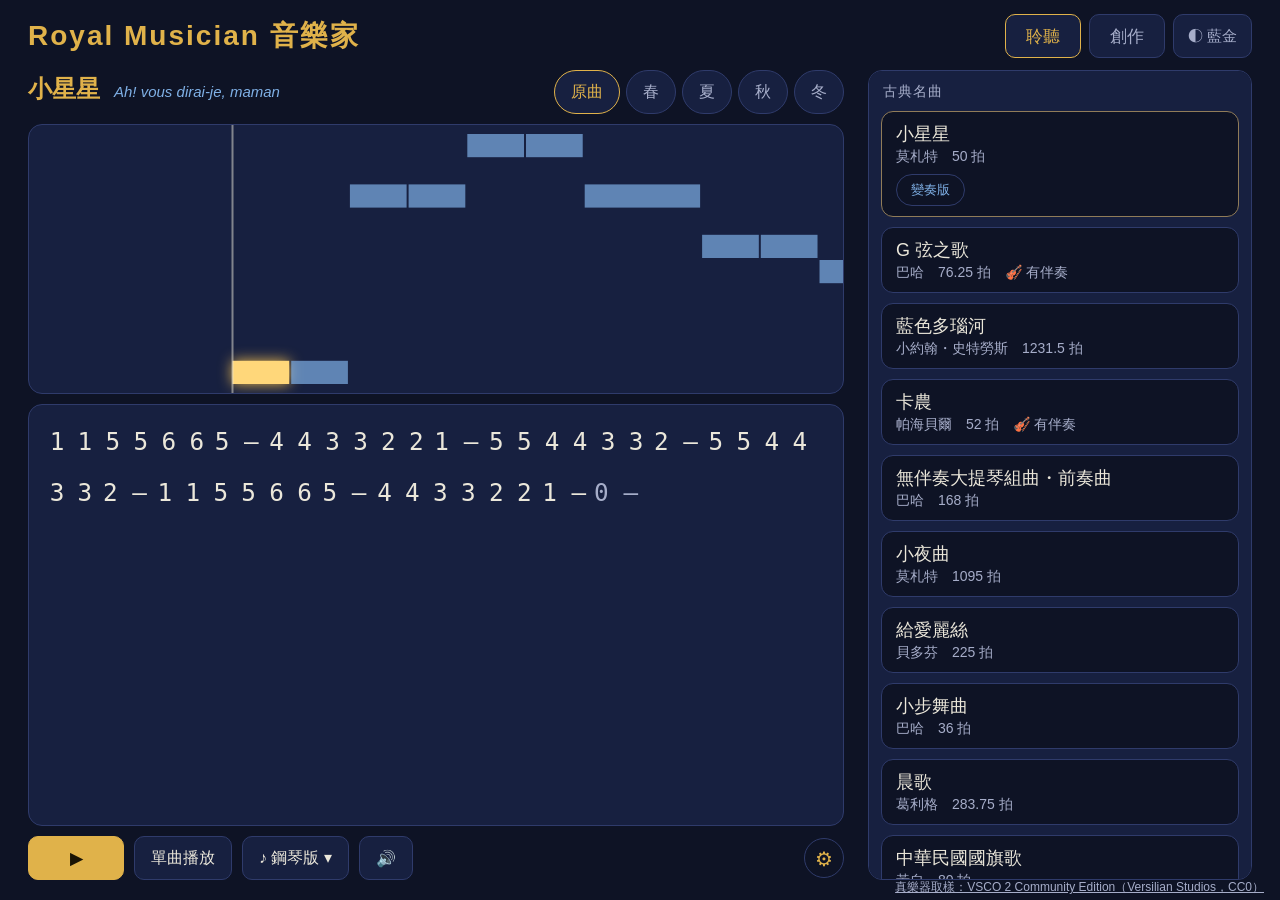
<file: index.html>
<!DOCTYPE html>
<html lang="zh-Hant">
<head>
<meta charset="utf-8">
<meta name="viewport" content="width=device-width, initial-scale=1, viewport-fit=cover">
<title>Royal Musician 音樂家</title>
<link rel="stylesheet" href="musician-theme.css?v=1.29.00">
<script src="musician-shell.js?v=1.29.00"></script>
<style>
  /* 聽（欣賞）頁骨架（改版提案階段 2，2026-11-02）：舞台在左、曲庫在右；手機由上到下同一順序。
     色票在 musician-theme.css，這裡只寫版面。 */
  :root{ --laneH:clamp(120px,17vh,220px); }
  body{height:100dvh; display:flex; flex-direction:column; padding:14px 28px 20px; overflow:hidden;}
  .mtop{flex:none; margin-bottom:12px;}
  .app{flex:1; min-height:0; display:grid; grid-template-columns:minmax(0,1fr) clamp(340px,30vw,460px); gap:14px 24px; width:100%; max-width:2400px; margin:0 auto;}
  .stagecol{display:flex; flex-direction:column; gap:10px; min-height:0;}

  .nowrow{display:flex; align-items:baseline; gap:14px; flex-wrap:wrap; min-height:34px; flex:none;}
  .nowname{font-size:24px; color:var(--gold); font-weight:700;}
  .noworig{font-size:15px; color:var(--blue); font-style:italic;}
  .seasons{margin-left:auto; display:inline-flex; gap:6px; flex-wrap:wrap;}
  .seasons[hidden]{display:none;}
  .seasons button{background:var(--panel); border:1px solid var(--line); color:var(--muted); border-radius:999px; padding:0 16px; min-height:44px; font-size:16px; cursor:pointer;}
  .seasons button:hover{border-color:var(--blue);}
  .seasons button.on{border-color:var(--gold); color:var(--gold);}

  /* 舞台：捲簾高度＝軌數×每軌高（寬扁，不拉成高塔）；單旋律下面接簡譜全文，吃掉剩下的高度 */
  .stage{flex:0 1 calc(var(--lanes,1) * var(--laneH)); min-height:0; display:grid; grid-template-columns:minmax(0,1fr); grid-template-rows:minmax(0,1fr);
         background:var(--panel); border:1px solid var(--line); border-radius:14px; overflow:hidden;}
  .stage:not(.multi){flex-basis:clamp(160px,30vh,340px);}   /* 單旋律：捲簾寬扁，剩下的高度給下面的簡譜全文 */
  #roll{display:block; width:100%; height:100%; min-width:0;}
  .lanectl{display:none; flex-direction:column; border-right:1px solid var(--line); width:clamp(150px,16vw,240px);}
  .stage.multi{grid-template-columns:auto minmax(0,1fr);}
  .stage.multi .lanectl{display:flex;}
  .lc{flex:1; min-height:0; display:grid; grid-template-columns:1fr auto auto; grid-template-rows:auto 1fr; gap:2px 6px; align-items:center;
      padding:6px 10px; border-bottom:1px solid var(--line);}
  .lc:last-child{border-bottom:none;}
  .lc .nm{grid-column:1/-1; font-size:15px; display:flex; gap:8px; align-items:baseline; min-width:0;}
  .lc .nm b{font-weight:600; white-space:nowrap; overflow:hidden; text-overflow:ellipsis;} .lc .nm i{font-style:normal; color:var(--muted); font-size:13px; white-space:nowrap;}
  .lc input[type=range]{width:100%; min-width:40px; accent-color:var(--gold);}
  .lc button{background:var(--panel2); border:1px solid var(--line); border-radius:8px; min-width:44px; min-height:36px; cursor:pointer; color:var(--muted);}
  .lc button.on{border-color:var(--gold); color:var(--gold);}
  .scoreStrip{flex:1; min-height:0; background:var(--panel); border:1px solid var(--line); border-radius:14px; padding:12px 14px; overflow-y:auto; position:relative;
              display:flex; flex-wrap:wrap; align-content:flex-start; gap:2px 0; font-family:Consolas,"Noto Sans Mono",monospace;}
  .stagecol.multi .scoreStrip{display:none;}
  /* 一顆音一個 span：八度點用 ::before／::after 畫（attr 取內容），不多開節點 */
  .jn{position:relative; display:inline-block; min-width:1.15em; text-align:center; font-size:clamp(22px,1.9vw,38px); color:var(--text); padding:10px 4px; transition:color .08s;}
  .jn::before{content:attr(data-up); position:absolute; top:-3px; left:0; right:0; font-size:12px; line-height:1; color:inherit; opacity:.75;}
  .jn::after{content:attr(data-dn); position:absolute; bottom:-2px; left:0; right:0; font-size:12px; line-height:1; color:inherit; opacity:.75;}
  .jn.short{text-decoration:underline; text-underline-offset:5px;}
  .jn.rest{color:var(--muted);}
  .jn.on{color:var(--gold); font-weight:700; text-shadow:0 0 12px color-mix(in srgb,var(--gold) 60%,transparent);}
  .jn.done{color:var(--muted); opacity:.55;}
  .jn.low{color:#c98a8a;}   /* 低八度以下自己變色——「太低」用看的就找得到 */

  /* 控制列：播放／模式／音色／靜音／混音師面板把手 */
  .ctl{display:flex; gap:10px; align-items:center; flex-wrap:wrap; position:relative; flex:none;}
  .ctl button{background:var(--panel); border:1px solid var(--line); border-radius:10px; padding:0 16px; min-height:44px; cursor:pointer; font-size:16px; color:var(--text);}
  .ctl button:hover{border-color:var(--blue);}
  .ctl .big{background:var(--gold); border-color:var(--gold); color:#1a1405; font-weight:700; padding:0 28px; min-width:96px;}
  .ctl #muteBtn.off{color:var(--gold); border-color:var(--gold);}
  .ctl.orch #voiceBtn{display:none;} .ctl #editBtn{display:none;} .ctl.orch #editBtn{display:inline-flex; align-items:center;}
  .ctl #dp-handle{margin-left:auto;}
  #voicePop{position:absolute; left:0; bottom:calc(100% + 8px); z-index:30; width:min(620px,94vw); max-height:min(60vh,520px); overflow:auto;
            background:var(--panel); border:1px solid var(--line); border-radius:14px; padding:12px; box-shadow:0 8px 30px rgba(0,0,0,.5);}
  #voicePop[hidden]{display:none;}
  .voices{display:grid; grid-template-columns:repeat(auto-fill,minmax(112px,1fr)); gap:8px;}
  .voices button{background:var(--panel2); color:var(--text); border:1px solid var(--line); border-radius:10px; padding:0 4px; font-size:15px; cursor:pointer; white-space:nowrap; min-height:44px;}
  .voices button.active{border-color:var(--gold); color:var(--gold);}
  .vsep{grid-column:1/-1; color:var(--muted); font-size:13px; margin-top:6px;} .vsep:first-child{margin-top:0;}
  .popfoot{display:flex; gap:8px; margin-top:10px; padding-top:10px; border-top:1px solid var(--line);}
  .popfoot button{background:var(--panel2); border:1px solid var(--line); border-radius:10px; min-height:44px; padding:0 16px; cursor:pointer; color:var(--text);}
  .popfoot button.mixOn{border-color:var(--blue); color:var(--blue);}

  /* 曲庫側欄：舞台在左、清單在右，內部捲動 */
  .side{display:flex; flex-direction:column; gap:10px; min-height:0; background:var(--panel); border:1px solid var(--line); border-radius:14px; padding:12px; overflow:auto;}
  .sec{color:var(--muted); font-size:14px; margin:6px 2px 0; letter-spacing:1px;} .sec:first-child{margin-top:0;}
  .tune{background:var(--bg); border:1px solid var(--line); border-radius:12px; padding:10px 14px; cursor:pointer; text-align:left; color:var(--text);
        display:flex; flex-direction:column; gap:2px; font-family:inherit; flex:none;}
  .tune:hover{border-color:var(--blue);}
  .tune.sel{border-color:color-mix(in srgb,var(--gold) 55%,var(--line));}
  .tune.playing{border-color:var(--gold); background:var(--sel);}
  .tune .name{font-size:18px;} .tune.playing .name{color:var(--gold);}
  .tune .meta{font-size:14px; color:var(--muted);}
  .chips{display:flex; gap:6px; margin-top:6px;}
  .chip{font-size:13px; padding:4px 14px; min-height:32px; border:1px solid var(--line); border-radius:999px; background:none; color:var(--blue); cursor:pointer; font-family:inherit;}
  .chip:hover{border-color:var(--gold); color:var(--gold);} .chip.playing{border-color:var(--gold); color:var(--gold); background:var(--sel);}
  .credits{position:fixed; right:16px; bottom:4px; font-size:12px;} .credits a{color:var(--muted);}

  /* 手機：舞台在最上、播放列、曲庫內部捲——第一眼就是「點一首曲子」 */
  @media (max-width:1099px){
    :root{ --laneH:clamp(72px,12vh,120px); }
    body{padding:10px 12px 0;}
    .app{grid-template-columns:minmax(0,1fr); grid-template-rows:auto minmax(0,1fr); gap:8px;}
    .stage,.stage:not(.multi){flex:0 1 calc(var(--lanes,1) * var(--laneH)); max-height:44vh;}
    .scoreStrip{display:none;}
    .nowname{font-size:19px;} .noworig{display:none;}
    .lanectl{width:96px;} .lc input[type=range]{display:none;} .lc{grid-template-columns:1fr auto auto; padding:4px 6px;} .lc .nm i{display:none;}
    .ctl .big{min-width:64px; padding:0 18px;}
    .credits{position:static; text-align:center; font-size:10px; padding:2px 0;}
    .lc button{min-width:36px; min-height:40px;}
    #voicePop{position:fixed; left:8px; right:8px; bottom:8px; top:auto; width:auto; max-height:70dvh;}   /* 手機：音色選單做成貼底的面板，不管播放列在哪都看得到 */
  }
  @media (min-width:1800px) and (min-height:1200px){
    .nowname{font-size:30px;} .tune .name{font-size:22px;} .tune .meta{font-size:16px;} .jn{font-size:26px;}
    .ctl button{font-size:18px;}
  }
</style>
<style id="touch-guard">
html,body{touch-action:manipulation}
body{-webkit-user-select:none;user-select:none;-webkit-touch-callout:none;-webkit-tap-highlight-color:transparent}
input,textarea,[contenteditable],pre,#saveCode,#edCode,.selectable,.selectable *{-webkit-user-select:text;user-select:text}
</style>
<script>document.addEventListener('gesturestart',function(e){e.preventDefault()})</script>
</head>
<body>
  <header class="mtop"><h1 data-t="app.title"></h1><span id="mnav" data-page="listen"></span></header>

  <div class="app" id="app">
    <main class="stagecol" id="stagecol">
      <div class="nowrow"><span class="nowname" id="nowName"></span><span class="noworig" id="nowOrig"></span><span class="seasons" id="seasons"></span></div>
      <section class="stage" id="stage">
        <div class="lanectl" id="lanectl"></div>
        <canvas id="roll"></canvas>
      </section>
      <div class="scoreStrip" id="scoreStrip"></div>
      <div class="ctl" id="ctl">
        <button id="playBtn" class="big">▶</button>
        <button id="modeBtn"></button>
        <button id="voiceBtn"></button>
        <button id="editBtn" data-t="orch.edit"></button>
        <button id="muteBtn" title="靜音"></button>
        <div id="voicePop" hidden>
          <div class="voices" id="voices"></div>
          <div class="popfoot" id="popfoot"></div>
        </div>
      </div>
    </main>
    <aside class="side" id="tunes"></aside>
  </div>

  <footer class="credits"><a href="https://versilian-studios.com/vsco-community/" target="_blank" rel="noopener" data-t="credits.samples"></a></footer>

<script src="config.js?v=1.29.00"></script>
<script src="works.js?v=1.29.00"></script>
<script src="strings.zh.js?v=1.29.00"></script>
<script src="musician.js?v=1.29.00"></script>
<script src="designer-panel.js?v=1.29.00"></script>
<script>
applyText(CONFIG); applyStaticText();
const $=id=>document.getElementById(id);
const stageEl=$('stage'), stagecol=$('stagecol'), ctl=$('ctl'), tunesEl=$('tunes');

/* 音色雙模式（v1.09.00，Roy：「允許玩家完全不選。也許在音色右邊做個切換開關？」）：
   指揮關（預設）＝單選——點哪個換哪個，快速比音色；
   指揮開＝自由編制（同旋律 doubling），可以全部關掉＝靜場。播放中改編制立刻生效。 */
let activeVoices=new Set(['piano']), mixMode=false;   // 玩家預設鋼琴版（Roy 定案 2026-09-16）
let sel=null, playingNow=false, season='orig';   // season：原曲／spring／summer／autumn／winter（四季變奏，播放時現算）                        // sel＝{k:'t'|'o', i}：選中的曲；playingNow＝正在播

Musician.setSamples(SAMPLES,'samples/vsco/');   // 真樂器取樣：註冊成音色，第一次用到才下載
const voicesEl=$('voices');
{ /* 音色分三組（2026-11-03 Master：「真樂器取樣的合成音色先降級」）：真樂器在最前面；跟真樂器重複的合成版（弦樂／長笛／銅管／豎琴／定音鼓）
     降到「輕量版」次要組——還是能選（免下載、離線可用、舊曲與下游遊戲照舊呼叫），只是不再擺在第一排；特色合成（水晶、8-bit、鋼琴、合唱、撥弦、函數音色）沒有真樂器可換，留著 */
  const LITE=new Set(['strings','flute','brass','harp','timpani']);
  const sep=t=>{ const d=document.createElement('div'); d.className='vsep'; d.textContent=t; voicesEl.appendChild(d); };
  const mkBtn=v=>{ const b=document.createElement('button'); b.textContent=TEXT['ui.voice.'+v]||v; b.dataset.v=v;
    b.onclick=()=>{
      if(mixMode){ activeVoices.has(v)?activeVoices.delete(v):activeVoices.add(v); }
      else { activeVoices=new Set([v]); $('voicePop').hidden=true; }
      paintVoices(); if(playingNow&&sel.k==='t') playSel();
    };
    voicesEl.appendChild(b); };
  const all=Musician.voices, real=all.filter(v=>Musician.isSampled(v)), lite=all.filter(v=>LITE.has(v)), char=all.filter(v=>!Musician.isSampled(v)&&!LITE.has(v));
  sep(TEXT['ui.realGroup']); real.forEach(mkBtn);
  sep(TEXT['ui.synthGroup']); char.forEach(mkBtn);
  sep(TEXT['ui.liteGroup']); lite.forEach(mkBtn); }
const mixBtn=document.createElement('button'); mixBtn.id='mixToggle'; mixBtn.textContent=TEXT['ui.mix'];
mixBtn.onclick=()=>{
  mixMode=!mixMode;
  if(!mixMode && activeVoices.size!==1)   // 收回單選：留最左邊亮著的那顆；全暗就回預設鋼琴
    activeVoices=new Set([Musician.voices.find(v=>activeVoices.has(v))||'piano']);
  paintVoices(); if(playingNow&&sel.k==='t') playSel();
};
/* 伴奏開關（v1.23.00）：有伴奏軌的曲子，旋律照選的音色、伴奏固定樂器；關掉回到單旋律（辨認遊戲的原味） */
let accOn=true; try{ accOn=localStorage.getItem('musician.acc')!=='0'; }catch(e){}
const accBtn=document.createElement('button'); accBtn.id='accToggle';
const paintAcc=()=>{ accBtn.textContent=TEXT[accOn?'ui.accOn':'ui.accOff']; accBtn.classList.toggle('mixOn',accOn); };
accBtn.onclick=()=>{ accOn=!accOn; paintAcc(); try{ localStorage.setItem('musician.acc',accOn?'1':'0'); }catch(e){} if(playingNow&&sel.k==='t') playSel(); };
$('popfoot').append(mixBtn,accBtn); paintAcc();
function paintVoices(){
  voicesEl.querySelectorAll('button').forEach(x=>x.classList.toggle('active',activeVoices.has(x.dataset.v)));
  mixBtn.classList.toggle('mixOn',mixMode);
  const n=activeVoices.size, v=[...activeVoices][0];
  $('voiceBtn').textContent='♪ '+(n===0?'靜場':n===1?TEXT['ui.voice.'+v]:n+' 種音色')+' ▾';
}
paintVoices();
$('voiceBtn').onclick=e=>{ e.stopPropagation(); $('voicePop').hidden=!$('voicePop').hidden; };
document.addEventListener('click',e=>{ if(!$('voicePop').hidden&&!$('voicePop').contains(e.target)) $('voicePop').hidden=true; });
document.addEventListener('keydown',e=>{ if(e.key==='Escape') $('voicePop').hidden=true; });

/* ── 曲庫側欄：古典名曲（TUNES）與多聲部配樂（ORCH_TUNES）同一份清單，分兩節 ──
   依原文曲名字母排序（Roy 定案 2026-09-15）；帶 parent 的變奏掛在原曲卡下緣當膠囊（Roy：「變奏版這種按鈕跟著原曲」） */
const CARD={};   // 'tN'／'oN' → 卡片節點（變奏映到原曲卡）
const secHead=t=>{ const d=document.createElement('div'); d.className='sec'; d.textContent=t; tunesEl.appendChild(d); };
function addCard(key,name,meta,onclick){
  const b=document.createElement('div'); b.className='tune'; b.dataset.k=key; CARD[key]=b;
  b.innerHTML='<span class="name">'+name+'</span><span class="meta">'+meta+'</span>';
  b.setAttribute('role','button'); b.tabIndex=0; b.onclick=onclick;
  b.onkeydown=e=>{ if((e.key==='Enter'||e.key===' ')&&e.target===b){ e.preventDefault(); onclick(); } };
  tunesEl.appendChild(b); return b;
}
secHead('古典名曲');
TUNES.map((tu,i)=>({tu,i})).filter(x=>!x.tu.parent)
  .sort((a,b)=>(a.tu.orig||a.tu.name).localeCompare(b.tu.orig||b.tu.name))
  .forEach(({tu,i})=>{
    const beats=tu.notes.reduce((s,n)=>s+n[1],0);
    const b=addCard('t'+i,tu.name,tu.composer+'　'+TEXT['ui.beats'](beats)+(tu.accomp?'　'+TEXT['ui.hasAcc']:''),()=>pick('t',i,true));
    const kids=TUNES.map((t2,j)=>({t2,j})).filter(x=>x.t2.parent===tu.id);
    if(kids.length){
      const row=document.createElement('div'); row.className='chips';
      kids.forEach(({t2,j})=>{
        CARD['t'+j]=b;
        const c=document.createElement('button'); c.className='chip'; c.textContent=t2.label||t2.name; c.dataset.j=j;
        c.onclick=e=>{ e.stopPropagation(); pick('t',j,true); };   // 卡片本體是原版，膠囊是變奏
        row.appendChild(c);
      });
      b.appendChild(row);
    }
  });
secHead('多聲部配樂');
ORCH_TUNES.forEach((t,i)=>addCard('o'+i,t.name,'多聲部　'+t.parts.length+' 軌',()=>pick('o',i,true)));

const tuneOf=s=>s.k==='t'?TUNES[s.i]:ORCH_TUNES[s.i];
/* 四季變奏（2026-11-03 Master：「將所有經典名曲去做各種四季變奏」）：選了季節，曲庫每一首都變成該季的多聲部版（調式、速度、樂器、伴奏一起換）；
   變奏是播放時現算的，不存進曲庫，所以任何一首都有；ORCH 曲本來就是多聲部，不套季節 */
const seasonOf=s=>{ if(s.k!=='t'||season==='orig') return null; try{ return Musician.season(TUNES[s.i],season); }catch(e){ return null; } };
{ const box=$('seasons'); box.innerHTML='<button data-s="orig">'+TEXT['ui.season.orig']+'</button>'+['spring','summer','autumn','winter'].map(k=>'<button data-s="'+k+'">'+Musician.SEASONS[k].label+'</button>').join('');
  try{ const v=localStorage.getItem('musician.season'); if(v&&(v==='orig'||Musician.SEASONS[v])) season=v; }catch(e){}
  const paint=()=>box.querySelectorAll('button').forEach(b=>b.classList.toggle('on',b.dataset.s===season));
  box.onclick=e=>{ const b=e.target.closest('button'); if(!b) return; season=b.dataset.s; try{ localStorage.setItem('musician.season',season); }catch(x){} paint(); if(sel) pick(sel.k,sel.i,playingNow); };
  window.paintSeasons=paint; paint(); }

/* ── 舞台：每軌一條捲簾（寬扁）；單旋律下面接簡譜全文 ──────────────
   lanes＝[{name,tokens,color}]；畫布像素尺寸由 ResizeObserver 追著 CSS 尺寸走
   （舊版只在「正在畫」時才對齊，沒播放時換分頁／縮放就被 CSS 拉伸，文字變形——2026-11-02 Master 抓到） */
const stripEl=$('scoreStrip'), rollEl=$('roll'), rctx=rollEl.getContext('2d');
let lanes=[], scoreTokens=[], scoreNodes=[], scoreOn=-1, scoreRAF=0;
const pal={}; function readPal(){ const cs=getComputedStyle(document.documentElement); for(const k of ['gold','blue','muted','text','line','lane1','lane2','lane3','lane4','lane5','lane6']) pal[k]=cs.getPropertyValue('--'+k).trim(); }
readPal(); window.addEventListener('musician-palette',()=>{ readPal(); drawRoll(Math.max(0,Musician.position())); });

function clearScore(){
  cancelAnimationFrame(scoreRAF); scoreRAF=0;
  lanes=[]; scoreTokens=[]; scoreNodes=[]; scoreOn=-1; stripEl.innerHTML='';
  stageEl.style.setProperty('--lanes',1); stageEl.classList.remove('multi'); stagecol.classList.remove('multi'); $('lanectl').innerHTML='';
  drawRoll(0);
}
function renderScore(tune){
  const jp=Musician.toJianpu(tune,{floorMidi:CONFIG.play.floorMidi});
  lanes=[{name:tune.name,tokens:jp.tokens,color:null}];
  scoreTokens=jp.tokens; scoreOn=-1;
  stageEl.style.setProperty('--lanes',1); stageEl.classList.remove('multi'); stagecol.classList.remove('multi'); $('lanectl').innerHTML='';
  const frag=document.createDocumentFragment(), dots=n=>'˙'.repeat(Math.min(Math.abs(n),3));
  for(const t of jp.tokens){
    const el=document.createElement('span');
    el.className='jn'+(t.d==='0'?' rest':'')+(t.beats<1?' short':'')+(t.oct<0?' low':'');
    if(t.oct>0) el.dataset.up=dots(t.oct);
    if(t.oct<0) el.dataset.dn=dots(t.oct);
    el.textContent=t.acc+t.d+(t.beats>=2?' –'.repeat(Math.min(Math.round(t.beats)-1,3)):'');   // 兩拍以上補延長線
    frag.appendChild(el);
  }
  stripEl.innerHTML=''; stripEl.appendChild(frag); scoreNodes=[...stripEl.children]; stripEl.scrollTop=0;
  drawRoll(0);
}
/* 多聲部：每一軌各算一份 tokens（offset 補休止、rep 重複），一軌一條捲簾；左邊是這一軌的音量／M／S */
function renderOrch(tune){
  const box=$('lanectl'); box.innerHTML=''; stripEl.innerHTML=''; scoreTokens=[]; scoreNodes=[]; scoreOn=-1;
  lanes=tune.parts.map((p,i)=>{
    const src=p.notes||Musician.fromJianpu(p.jp||'').notes, arr=[];
    if(p.offset) arr.push([null,p.offset]);
    for(let r=0;r<(p.rep||1);r++) for(const n of src) arr.push(n);
    const jp=Musician.toJianpu({bpm:tune.bpm,notes:arr},{floorMidi:0});
    const color=pal['lane'+(i%6+1)];
    const r=document.createElement('div'); r.className='lc'; const vol=p.vol==null?1:p.vol;
    r.innerHTML='<span class="nm"><b style="color:'+color+'">'+p.name+'</b><i>'+TEXT['ui.voice.'+p.voice]+'</i></span>'+
      '<input type="range" min="0" max="1" step="0.05" value="'+vol+'"><button data-k="mute" class="'+(p.mute?'on':'')+'">M</button><button data-k="solo" class="'+(p.solo?'on':'')+'">S</button>';
    r.querySelector('input').oninput=e=>{ p.vol=+e.target.value; Musician.setPart(i,{vol:p.vol}); };
    r.querySelectorAll('button').forEach(b=>b.onclick=()=>{
      p[b.dataset.k]=!p[b.dataset.k]; b.classList.toggle('on',p[b.dataset.k]);
      Musician.setPart(i,{[b.dataset.k]:p[b.dataset.k]});
      if(b.dataset.k==='solo') tune.parts.forEach((q,j)=>Musician.setPart(j,{solo:q.solo}));
    });
    box.appendChild(r);
    return {name:p.name,tokens:jp.tokens,color};
  });
  stageEl.style.setProperty('--lanes',lanes.length); stageEl.classList.add('multi'); stagecol.classList.add('multi');
  drawRoll(0);
}
/* 長條圖：橫軸＝時間（固定視窗 8 秒，播放線在左 1/4 處、畫面往左流），縱軸＝音高，一顆音一條。
   單旋律：還沒到＝藍、正在響＝金色發光、剛響完＝淡出、已過＝暗；多軌：用該軌自己的顏色 */
function drawRoll(pos){
  const dpr=window.devicePixelRatio||1, W=rollEl.clientWidth, H=rollEl.clientHeight;
  if(!W||!H) return;
  if(rollEl.width!==Math.round(W*dpr)||rollEl.height!==Math.round(H*dpr)){ rollEl.width=Math.round(W*dpr); rollEl.height=Math.round(H*dpr); }
  rctx.setTransform(dpr,0,0,dpr,0,0); rctx.clearRect(0,0,W,H); rctx.globalAlpha=1;
  const n=lanes.length; if(!n) return;
  const LH=H/n, WIN=8, pps=W/WIN, x0=W*0.25, multi=n>1;
  lanes.forEach((ln,k)=>{
    const toks=ln.tokens, y0=k*LH;
    if(k>0){ rctx.fillStyle=pal.line; rctx.fillRect(0,y0,W,1); }
    let lo=1e9, hi=-1e9; for(const t of toks) if(t.midi!=null){ if(t.midi<lo)lo=t.midi; if(t.midi>hi)hi=t.midi; }
    if(lo>hi) return;
    const padY=8, rows=hi-lo+1, rh=Math.max(3,(LH-2*padY)/rows), base=multi?ln.color:null;
    let a=0,b=toks.length; while(a<b){ const m=(a+b)>>1; if(toks[m].sec+toks[m].dur<pos-0.6) a=m+1; else b=m; }
    for(let i=a;i<toks.length;i++){
      const t=toks[i], x=x0+(t.sec-pos)*pps; if(x>W) break;
      if(t.midi==null) continue;
      const w=Math.max(3,t.dur*pps-2), y=y0+LH-padY-(t.midi-lo+1)*rh+1, end=t.sec+t.dur;
      if(pos>=t.sec && pos<end){ rctx.globalAlpha=1; rctx.fillStyle=base||'#ffd77a'; rctx.shadowColor=base||'rgba(255,200,80,.9)'; rctx.shadowBlur=14; }
      else if(pos>=end){ const f=Math.max(0,1-(pos-end)/0.5);          // 剛響完：0.5 秒淡出
        rctx.shadowBlur=f>0?10*f:0; rctx.shadowColor=base||pal.gold;
        if(f>0){ rctx.globalAlpha=0.25+0.6*f; rctx.fillStyle=base||pal.gold; } else { rctx.globalAlpha=0.28; rctx.fillStyle=pal.muted; } }
      else { rctx.shadowBlur=0; rctx.globalAlpha=multi?0.55:0.7; rctx.fillStyle=base||pal.blue; }
      rctx.fillRect(x,y,w,Math.max(2,rh-2));
    }
    rctx.shadowBlur=0; rctx.globalAlpha=1;
  });
  rctx.fillStyle=pal.text; rctx.globalAlpha=0.5; rctx.fillRect(x0-1,0,2,H); rctx.globalAlpha=1;   // 播放線
}
new ResizeObserver(()=>drawRoll(Math.max(0,Musician.position()))).observe(rollEl);

function tickScore(){
  scoreRAF=0;
  const pos=Musician.position();
  drawRoll(pos<0?0:pos);
  if(scoreTokens.length){
    if(pos<0){ if(scoreOn>=0&&scoreNodes[scoreOn]) scoreNodes[scoreOn].classList.remove('on'); scoreOn=-1; }
    else{
      let i=(scoreOn>=0&&scoreTokens[scoreOn]&&pos>=scoreTokens[scoreOn].sec)?scoreOn:0;
      while(i+1<scoreTokens.length && scoreTokens[i+1].sec<=pos) i++;   // 從上次位置往前走，不必每幀搜整首
      if(i!==scoreOn){
        if(scoreOn>=0&&scoreNodes[scoreOn]){ scoreNodes[scoreOn].classList.remove('on'); scoreNodes[scoreOn].classList.add('done'); }
        const el=scoreNodes[i];
        if(el){
          el.classList.add('on'); el.classList.remove('done');
          const r=el.offsetTop-stripEl.scrollTop;          // 目前這顆快出框就捲到三分之一處
          if(r>stripEl.clientHeight-50||r<0) stripEl.scrollTop=Math.max(0,el.offsetTop-stripEl.clientHeight*0.33);
        }
        scoreOn=i;
      }
    }
  }
  if(pos>=0) scoreRAF=requestAnimationFrame(tickScore);
}
/* 分頁隱藏時瀏覽器不跑 rAF；回到前景要自己接回去 */
document.addEventListener('visibilitychange',()=>{ if(!document.hidden && Musician.position()>=0 && !scoreRAF) scoreRAF=requestAnimationFrame(tickScore); });

/* ── 選曲／播放 ── */
function pick(k,i,play){
  sel={k,i}; try{ localStorage.setItem('musician.last',k+i); }catch(e){}
  const sv=seasonOf(sel), tune=sv||tuneOf(sel);
  $('nowName').textContent=tune.name; $('nowOrig').textContent=k==='t'?(tune.orig||''):'';
  $('seasons').hidden=k==='o';
  ctl.classList.toggle('orch',k==='o'||!!sv);
  if(k==='t'&&!sv) renderScore(tune); else renderOrch(tune);
  curPlay=tune;
  paintCards();
  if(play) playSel();
}
let curPlay=null;   // 目前舞台上那一首（原曲、四季版或多聲部曲）——播放就播它
function playSel(){
  if(sel.k==='t'&&!seasonOf(sel)&&!activeVoices.size){ Musician.stop(); playingNow=false; paintCards(); paintPlay(); return; }   // 全關＝靜場
  const tune=curPlay||tuneOf(sel);
  if(sel.k==='t'&&!tune.parts) Musician.play(tune,{voice:[...activeVoices],cfg:CONFIG,accomp:accOn,onend:handleEnd});
  else Musician.play(tune,{cfg:CONFIG,onend:handleEnd});
  playingNow=true; paintCards(); paintPlay();
  if(!scoreRAF) scoreRAF=requestAnimationFrame(tickScore);
}
function stopAll(){ Musician.stop(); playingNow=false; paintCards(); paintPlay(); }
function paintCards(){
  const isVar=sel&&sel.k==='t'&&TUNES[sel.i].parent, card=sel?CARD[sel.k+sel.i]:null;
  tunesEl.querySelectorAll('.tune').forEach(x=>{
    x.classList.toggle('sel',x===card);
    x.classList.toggle('playing',playingNow&&x===card&&!isVar);   // 播變奏＝只有膠囊發光，卡片本體不亮
  });
  tunesEl.querySelectorAll('.chip').forEach(x=>x.classList.toggle('playing',playingNow&&isVar&&+x.dataset.j===sel.i));
}
function paintPlay(){ $('playBtn').textContent=playingNow?'■':'▶'; $('playBtn').title=playingNow?'停止':'播放'; }
$('playBtn').onclick=()=>{ if(playingNow) stopAll(); else if(sel) playSel(); };
$('editBtn').onclick=()=>{   // 拆開來改：把這首（含四季版）交給創作台（localStorage 傳遞）
  try{ localStorage.setItem('composer.import', JSON.stringify(curPlay||tuneOf(sel))); }catch(e){}
  location.href='composer.html?import=1';
};

/* 播放模式（v1.09.00）：單曲＝播完停；循環＝同一首重來；隨機＝洗牌袋輪播全庫（含變奏，一輪不重複、不跨輪連莊）。曲終才看模式，手點永遠直接播 */
const MODES=['single','loop','shuffle'];
let playMode='single', shuffleBag=[];
function paintMode(){ $('modeBtn').textContent=TEXT['ui.mode.'+playMode]; }
$('modeBtn').onclick=()=>{ playMode=MODES[(MODES.indexOf(playMode)+1)%MODES.length]; paintMode(); };
paintMode();
function nextShuffle(){
  if(!shuffleBag.length){
    shuffleBag=TUNES.map((_,i)=>i);
    for(let i=shuffleBag.length-1;i>0;i--){const j=Math.floor(Math.random()*(i+1));[shuffleBag[i],shuffleBag[j]]=[shuffleBag[j],shuffleBag[i]];}
    if(shuffleBag.length>1&&sel&&sel.k==='t'&&shuffleBag[shuffleBag.length-1]===sel.i)
      [shuffleBag[shuffleBag.length-1],shuffleBag[0]]=[shuffleBag[0],shuffleBag[shuffleBag.length-1]];
  }
  return shuffleBag.pop();
}
function handleEnd(){
  if(playMode==='loop') playSel();
  else if(playMode==='shuffle') pick('t',nextShuffle(),true);
  else { playingNow=false; paintCards(); paintPlay(); }
}

/* 靜音鈕（v1.13.00）：狀態記在 localStorage；走引擎的常駐靜音閘，播放中按下去立刻沒聲音 */
const MUTE_KEY='musician.muted', muteBtn=$('muteBtn');
let uiMuted=false; try{ uiMuted=localStorage.getItem(MUTE_KEY)==='1'; }catch(e){}
function paintMute(){ muteBtn.textContent=uiMuted?'🔇':'🔊'; muteBtn.classList.toggle('off',uiMuted); }
muteBtn.onclick=()=>{ uiMuted=!uiMuted; Musician.setMuted(uiMuted); try{ localStorage.setItem(MUTE_KEY,uiMuted?'1':'0'); }catch(e){} paintMute(); };
paintMute(); if(uiMuted) Musician.setMuted(true);

/* 混音師面板（v1.08.01 全開放；v1.09.00 正名）。旋鈕全是音色演奏參數，調壞 F5 復原。
   機制是共用面板 v11 的 opts.title；配色在載入時讀目前色票（換色票後重新整理才套用） */
{ const cs=getComputedStyle(document.documentElement), c=k=>cs.getPropertyValue('--'+k).trim();
initDesignerPanel(CONFIG,{
  gate:false, title:'混音師面板',
  labels:{
    play:'播放', volume:'總音量', bpm:'預設速度', chords:'和聲襯底', chordBars:'幾拍換和弦', transpose:'移調半音', floorMidi:'低音折疊(MIDI)',
    voices:'音色', chip:'8-bit', crystal:'水晶', piano:'鋼琴', strings:'弦樂', flute:'長笛', brass:'銅管', choir:'合唱', timpani:'定音鼓', harp:'豎琴', shamisen:'三味線', guzheng:'古箏', fm:'FM 咬音', folder:'折疊音', monster:'怪物音', bounce:'彈跳深度（八度）', bounceTau:'彈跳回升 τ 秒', bell:'鐘形包絡寬', kick:'脈衝鼓', hat:'嗆鈸', wave:'波形公式', cutoff:'高通截止 Hz', expr:'算式', ratio:'調變倍率', iStart:'起音調變量 I', iEnd:'收音調變量 I', tau:'衰減時間 τ', gStart:'起音增益 g', gEnd:'收音增益 g', layers:'疊加層數 n', amp:'每層振幅比 a', r_vln:'真·小提琴', r_cello:'真·大提琴', r_trem:'真·弦樂顫音', r_tbn:'真·長號', r_tuba:'真·低音號', r_tpt:'真·小號', r_flute:'真·長笛', r_oboe:'真·雙簧管', r_bsn:'真·低音管', r_harp:'真·豎琴', r_mar:'真·馬林巴', r_glock:'真·鐵琴', r_perc:'真·打擊組', sawari:'嗡嗡震', bachi:'撥子聲', vibDelay:'揉弦延遲秒',
    bright:'亮度倍數', vowel1:'母音共振峰1', vowel2:'母音共振峰2', drop:'起擊音高倍數', dropTime:'滑音秒', decay:'餘響秒', thump:'槌擊噪音',
    release:'收音秒', detune:'失諧音分', brightness:'亮度倍數', woody:'木頭味',
    vibRate:'顫音頻率', vibDepth:'顫音深度', rootOct:'根音八度',
    gain:'音量', attack:'起音秒', cut:'音長比例', main:'主體', shimmer:'高八度泛音',
    oct:'上移八度數', sparkle:'鐘鳴泛音', ring:'餘韻倍數', padScale:'襯底比例',
    echoTime:'回聲間隔秒', echoFb:'回聲回授', echoMix:'回聲比例',
    h1:'基音', h2:'二倍泛音', h3:'三倍泛音', h4:'四倍泛音',
    chord:'和聲參數', root:'根音', triad:'和弦音',
  },
  theme:{ bg:c('bg'), text:c('text'), accent:c('gold'), accent2:c('blue'), field:c('panel2'), line:c('line'), muted:c('muted'), danger:'#c05555' },
  /* 音色參數改了要重按才聽得到（整首是預先排程的）——播放中就自動重按同一首 */
  onChange:()=>{ if(playingNow) playSel(); },
}); }
/* 面板把手 ⚙ 搬進控制列，不再浮在內容上 */
{ const h=document.getElementById('dp-handle'); if(h){ Object.assign(h.style,{position:'static',left:'auto',bottom:'auto',flex:'none'}); ctl.appendChild(h); } }

/* 開頁：選好上次那首（或第一首）放在舞台上，不自動播——舞台不空 */
{ let s=null; try{ s=localStorage.getItem('musician.last'); }catch(e){}
  let k='t', i=-1;
  if(s&&/^[to]\d+$/.test(s)){ k=s[0]; i=+s.slice(1); }
  if(!((k==='t'&&TUNES[i])||(k==='o'&&ORCH_TUNES[i]))){ k='t'; i=+document.querySelector('.tune[data-k^="t"]').dataset.k.slice(1); }
  pick(k,i,false); paintPlay(); }
</script>
</body>
</html>
</file>
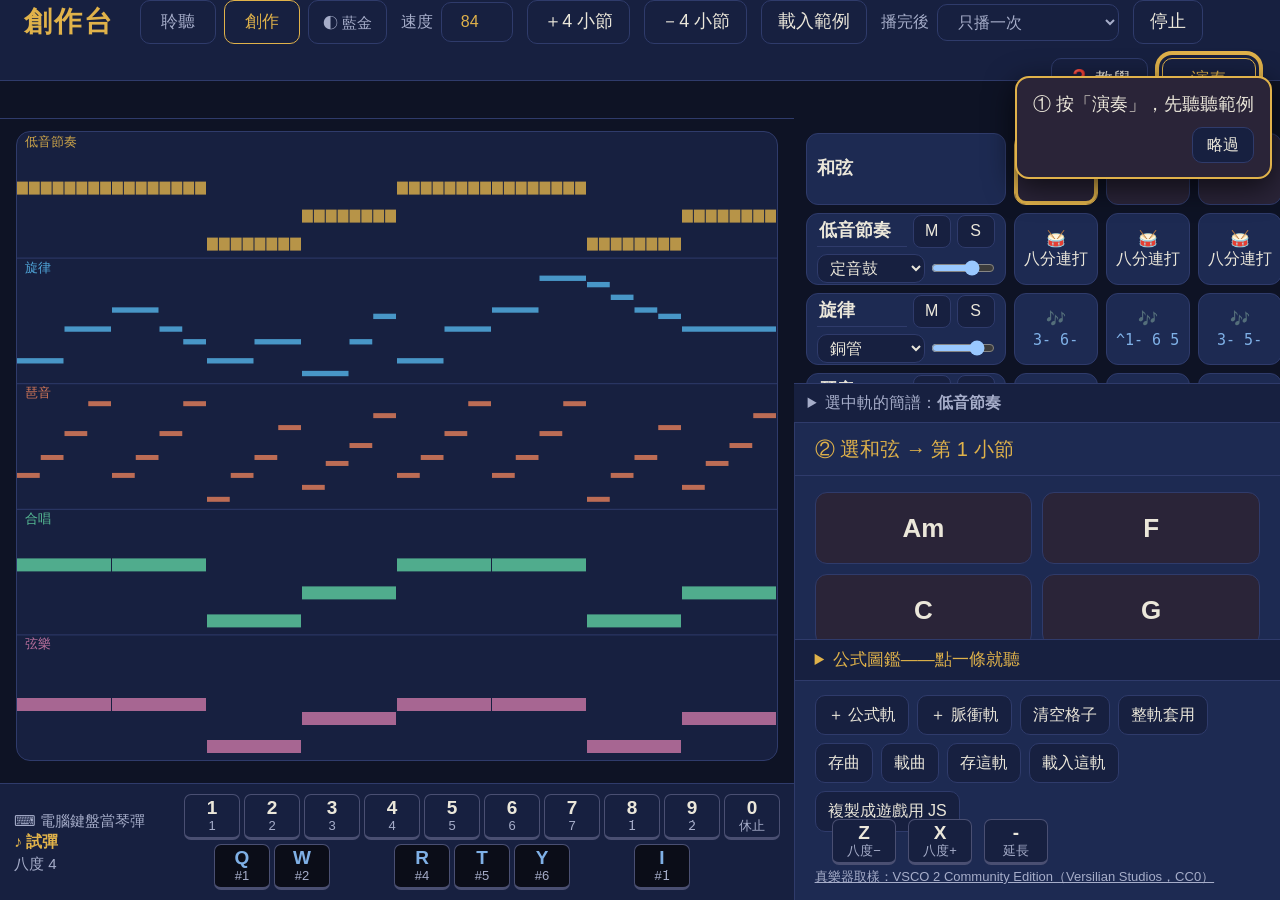
<file: composer.html>
<!DOCTYPE html>
<html lang="zh-Hant">
<head>
<meta charset="utf-8">
<meta name="viewport" content="width=device-width, initial-scale=1, viewport-fit=cover">
<title>創作台 · Royal Musician</title>
<link rel="stylesheet" href="musician-theme.css?v=1.29.00">
<script src="musician-shell.js?v=1.29.00"></script>
<style>
  :root{ --hdrW:200px; }
  *{box-sizing:border-box; margin:0; padding:0;}
  html,body{height:100%;}
  body{background:var(--bg); color:var(--text); font:18px/1.4 "Noto Sans TC","Microsoft JhengHei",sans-serif;
       display:grid; grid-template-rows:clamp(72px,9vh,120px) minmax(0,1fr) minmax(0,1.4fr); grid-template-columns:minmax(0,1fr) clamp(440px,38vw,700px); overflow:hidden;}
  /* 骨架（階段 3 之後，2026-11-03）：舞台在左、軌在右——左＝全曲捲簾＋目前音＋琴鍵；右上＝軌格子，右下＝編輯面板／圖鑑／工具 */
  button,select,input{font:inherit; color:inherit;}
  button,select{background:var(--panel); border:1px solid var(--line); border-radius:10px; padding:8px 16px; cursor:pointer;}
  button:hover{border-color:var(--blue);}
  button.on{border-color:var(--gold); color:var(--gold);}

  #bar{grid-column:1/3; grid-row:1; display:flex; align-items:center; gap:14px; padding:0 24px; background:var(--panel); border-bottom:1px solid var(--line); flex-wrap:wrap;}
  #bar h1{font-size:28px; color:var(--gold); letter-spacing:2px; margin-right:12px;}
  #bar label{display:flex; gap:8px; align-items:center; color:var(--muted); font-size:16px;}
  #bar input[type=number]{width:72px; background:var(--panel); border:1px solid var(--line); border-radius:10px; padding:8px; text-align:center; color:var(--gold);}
  #tutBtn{margin-left:auto;} #play{border-color:var(--gold); color:var(--gold); padding:8px 28px;}

  /* 左欄：上＝這一步要做什麼＋積木，下＝存取工具 */
  #palette{grid-column:2; grid-row:3; background:var(--panel2); border-top:1px solid var(--line); border-left:1px solid var(--line); display:flex; flex-direction:column; min-height:0;}
  #step{padding:12px 20px; font-size:20px; color:var(--gold); border-bottom:1px solid var(--line);}
  #pal{flex:1; overflow-y:auto; padding:16px 20px;}
  .grp{color:var(--muted); font-size:16px; margin:14px 0 8px;} .grp:first-child{margin-top:0;}
  .blocks{display:grid; grid-template-columns:repeat(auto-fill,minmax(150px,1fr)); gap:10px;}
  .blk{min-height:72px; border-radius:12px; text-align:center; padding:10px 8px;}
  .blk.chord{background:#2a2438; font-size:26px; font-weight:700;}
  .blk.pat{background:var(--panel2);}
  #tools{display:flex; flex-wrap:wrap; gap:8px; padding:14px 20px; border-top:1px solid var(--line);}
  #tools button{padding:8px 12px; font-size:16px;}
  .cred{width:100%; color:var(--muted); font-size:13px;}
  #msg{color:var(--gold); font-size:15px; width:100%; min-height:20px;}
  /* 旋律格：橫＝時間（八分音符），直＝音高（高在上） */
  #mel{display:grid; gap:4px;}
  #mel .lab{color:var(--muted); font-size:15px; display:flex; align-items:center; justify-content:flex-end; padding-right:6px;}
  #mel .col{color:var(--muted); font-size:15px; text-align:center;}
  #mel .st{height:40px; border-radius:8px; background:var(--panel2); border:1px solid var(--line); cursor:pointer; padding:0;}
  #mel .st.hold{background:#3a3550; border-color:#3a3550;}
  #mel .st.on{background:var(--gold); border-color:var(--gold);}
  #mel .st.rest.on{background:var(--muted); border-color:var(--muted);}
  .jpbox{margin-top:18px;} .jpbox textarea{width:100%; height:72px; background:var(--panel); border:1px solid var(--line); border-radius:10px;
    padding:8px; font:16px Consolas,monospace; color:var(--blue); resize:vertical;}
  .jpbtns{display:flex; gap:8px; margin-top:8px; flex-wrap:wrap;} .jpbtns button{padding:6px 14px; font-size:16px;}
  .cell.jpcell{justify-content:flex-start; align-items:center; flex-direction:row; gap:8px; padding:0 14px; white-space:nowrap;}

  /* 目前音：每一軌正在發的音名（公式軌的旋律看得到走到哪） */
  #nowline{flex:none; min-height:38px; display:flex; gap:20px; flex-wrap:wrap; align-items:center; padding:4px 16px; border-bottom:1px solid var(--line); font:20px Consolas,monospace;}
  #nowline span{white-space:nowrap;}
  /* 公式圖鑑（左欄下方，收合）與公式軌編輯面板 */
  #atlas{flex:none; border-top:1px solid var(--line); padding:8px 20px; max-height:42vh; overflow:auto;}
  #atlas summary{color:var(--gold); font-size:17px;}
  #atlas .ag{color:var(--muted); font-size:14px; margin:10px 0 4px;}
  #atlas .chips{display:flex; flex-wrap:wrap; gap:6px;} #atlas .chips button{padding:4px 10px; font-size:14px; min-height:36px;}
  #vinfo{font-size:14px; color:var(--muted); line-height:1.6; margin-top:8px;} #vinfo b{color:var(--gold); font-weight:600;} #vinfo code{font-family:Consolas,monospace; color:var(--text);}
  .fxp label{display:flex; flex-direction:column; gap:4px; color:var(--muted); font-size:14px; margin-top:10px;}
  .fxp input[type=text],.fxp input[type=number],.fxp select{width:100%; background:var(--bg); border:1px solid var(--line); border-radius:10px; padding:8px 10px; color:var(--gold); font-size:16px; min-height:44px;}
  .fxp input[type=text]{font-family:Consolas,monospace; font-size:18px;}
  .fxp .two{display:grid; grid-template-columns:1fr 1fr; gap:10px;}
  .fxp .err{color:var(--bad); font-size:14px; min-height:1.4em; margin-top:6px;}
  .fxp button.del{margin-top:14px;}
  #stagecol{grid-column:1; grid-row:2/4; display:flex; flex-direction:column; min-width:0; min-height:0;}
  #stage{flex:0 1 calc(var(--lanes,6) * clamp(88px,14vh,170px)); min-height:120px; margin:12px 16px 8px; position:relative; background:var(--panel); border:1px solid var(--line); border-radius:14px; overflow:hidden;}
  #roll{display:block; width:100%; height:100%;}
  #stagecol #kb{margin-top:auto;}
  #main{grid-column:2; grid-row:2; display:flex; flex-direction:column; min-width:0; min-height:0;}
  #scroller{flex:1; overflow:auto; min-height:0;}
  #grid{display:grid; gap:8px; padding:12px; height:100%; grid-template-rows:32px repeat(var(--rows,6),minmax(72px,1fr));}
  .cell,.hd{border-radius:12px;}
  .ruler{color:var(--muted); font-size:18px; text-align:center; padding-top:6px; cursor:default; border-radius:8px;}
  .ruler.now,.cell.now{outline:3px solid var(--blue);}
  .hd{position:sticky; left:0; z-index:2; background:var(--panel2); border:1px solid var(--line); padding:6px 10px; overflow:hidden;
      display:flex; flex-direction:column; justify-content:center; gap:6px; min-width:0;}
  .hd .nm{background:none; border:none; border-bottom:1px solid var(--line); flex:1; min-width:0; font-weight:700; padding:2px;}
  .hd .row{display:flex; gap:6px; align-items:center;}
  .hd select{flex:1; min-width:0; padding:4px 8px; font-size:16px;}
  .hd button{padding:4px 0; width:38px; border-radius:8px; font-size:16px;}
  .hd input[type=range]{width:64px; flex:none;}
  .cell{min-height:0; background:var(--panel2); border:1px solid var(--line); display:flex; flex-direction:column; align-items:center; justify-content:center;
        text-align:center; cursor:pointer; font-size:16px; line-height:1.25; padding:4px; gap:2px; white-space:nowrap; overflow:hidden;}
  .cell.chordc{background:#2a2438; font-size:28px; font-weight:700;}
  .cell.empty{color:var(--muted); font-size:28px;}
  .cell small{font:15px Consolas,monospace; color:var(--blue); word-break:break-all;}
  .cell.sel{border-color:var(--gold); box-shadow:0 0 0 3px var(--gold) inset; animation:pulse 1.4s ease-in-out 3;}
  @keyframes pulse{50%{box-shadow:0 0 0 7px var(--gold) inset;}}
  /* 電腦鍵盤琴（v1.21.00）：數字排＝白鍵（簡譜 1–9）、Q 排＝黑鍵（錯半格，跟鋼琴一樣夾在中間）、0 休止 */
  #kb{flex:none; border-top:1px solid var(--line); background:var(--panel); padding:10px 14px; display:flex; gap:18px; align-items:center;}
  #kb .kbl{color:var(--muted); font-size:15px; min-width:150px;}
  #kb .kbl b{display:block; color:var(--gold); font-size:16px;}
  #kb .keys{display:grid; grid-template-columns:repeat(21,30px); grid-template-rows:46px 46px; gap:4px 0;}
  #kb .kc{grid-column:span 2; margin:0 2px; border-radius:7px; border:1px solid #4a4f72; border-bottom-width:3px; background:var(--panel);
          display:flex; flex-direction:column; align-items:center; justify-content:center; line-height:1.1; font-size:13px; color:var(--muted); cursor:pointer; user-select:none;}
  #kb .kc b{font-size:19px; color:var(--text);}
  #kb .kc.bk{background:#0b0d18;} #kb .kc.bk b{color:var(--blue);}
  #kb .kc.off{visibility:hidden;}
  #kb .kc.hit{background:var(--gold); border-color:var(--gold);} #kb .kc.hit b,#kb .kc.hit{color:var(--bg);}
  #kb .side{display:flex; gap:8px;} #kb .side .kc{width:64px; height:46px; grid-column:auto;}
  #mel .col.cur{color:var(--gold); font-weight:700;} #mel .st.cur{outline:2px solid var(--gold);}
  @media (max-width:900px){ #kb{display:none;} }
  /* 矮螢幕（筆電 768 高以下）：鍵帽、軌高、簡譜摺疊區讓位給格子，維持整頁不捲 */
  @media (min-width:901px) and (max-height:760px){
    #kb{padding:6px 14px;} #kb .keys{grid-template-rows:34px 34px;} #kb .kc b{font-size:16px;} #kb .side .kc{height:34px;}
    #grid{grid-template-rows:28px repeat(var(--rows,6),minmax(60px,1fr)); gap:6px;}
    .hd{padding:4px 8px; gap:3px;} .hd select{padding:2px 6px;} .hd button{padding:2px 0;}
    .cell.chordc{font-size:22px;}
    details{display:none;}
  }
  details{flex:none; border-top:1px solid var(--line); background:var(--panel); padding:8px 14px;}
  summary{cursor:pointer; color:var(--muted); font-size:16px;}
  #jp{width:100%; height:64px; margin-top:8px; background:var(--panel); border:1px solid var(--line); border-radius:10px; padding:8px;
      font:16px Consolas,monospace; color:var(--blue); resize:none;}

  @media (max-width:900px){
    :root{--hdrW:150px;}
    #grid{grid-template-rows:none; grid-auto-rows:auto;}
    body{grid-template-columns:minmax(0,1fr); grid-template-rows:auto auto minmax(0,1fr) 320px; font-size:16px;}
    #stagecol{grid-column:1; grid-row:2;} #stage{flex:none; height:72px; margin:6px 8px 4px; min-height:0;} #nowline{display:none;}   /* 手機：舞台縮成一條，把高度留給格子 */
    #bar{grid-column:1; padding:10px 12px; gap:8px;} #bar h1{font-size:22px;}
    #palette{grid-column:1; grid-row:4; border-left:none; border-top:1px solid var(--line);}
    #step{padding:8px 12px; font-size:17px;} #pal{padding:10px 12px;}
    #tools{padding:6px 12px; flex-wrap:nowrap; overflow-x:auto;} #tools button{padding:6px 10px; font-size:15px; white-space:nowrap; flex:none;} #msg{position:absolute; bottom:60px; left:12px; width:auto; background:var(--panel); padding:2px 8px; border-radius:6px;}
    #main{grid-column:1; grid-row:3;}
    .blocks{grid-template-columns:repeat(auto-fill,minmax(110px,1fr));}
    .hd{padding:6px;} .hd input[type=range]{width:60px;} .cell{min-height:84px; white-space:normal;}
    details{display:none;}
  }
  /* 新手教學：高亮目標＋小氣泡；做對動作自動進下一步 */
  .tutHi{outline:4px solid var(--gold) !important; outline-offset:3px; animation:tp 1s ease-in-out infinite; position:relative; z-index:60;}
  @keyframes tp{50%{outline-offset:8px;}}
  #tut{position:fixed; z-index:70; max-width:340px; background:#2a2438; border:2px solid var(--gold); border-radius:14px; padding:14px 16px; font-size:18px; box-shadow:0 8px 30px #000a;}
  #tut .tb{display:flex; gap:8px; margin-top:10px; justify-content:flex-end;}
  #tut button{padding:6px 14px; font-size:16px;}
  @media (max-width:900px){ #tut{max-width:280px; font-size:16px;} }
</style>
<style id="touch-guard">
html,body{touch-action:manipulation}
body{-webkit-user-select:none;user-select:none;-webkit-touch-callout:none;-webkit-tap-highlight-color:transparent}
input,textarea,[contenteditable],pre,#saveCode,#edCode,.selectable,.selectable *{-webkit-user-select:text;user-select:text}
</style>
<script>document.addEventListener('gesturestart',function(e){e.preventDefault()})</script>
</head>
<body>
  <div id="bar">
    <h1 data-t="cp.title"></h1>
    <span id="mnav" data-page="brick" style="margin-left:0"></span>
    <label><span data-t="cp.bpm"></span><input id="bpm" type="number" min="40" max="240"></label>
    <button id="addBars" data-t="cp.addBars"></button><button id="delBars" data-t="cp.delBars"></button>
    <button id="example" data-t="cp.example"></button>
    <label><span data-t="fx.after"></span><select id="after"><option value="once" data-t="fx.once"></option><option value="repeat" data-t="fx.repeat"></option><option value="continue" data-t="fx.cont"></option></select></label>
    <button id="stop" data-t="cp.stop"></button>
    <button id="tutBtn" data-t="tut.btn"></button>
    <button id="play" data-t="cp.play"></button>
  </div>

  <aside id="palette">
    <div id="step"></div>
    <div id="pal"></div>
    <details id="atlas"><summary data-t="fx.atlas"></summary><div id="atlasBody"></div></details>
    <div id="tools">
      <button id="addF" data-t="fx.addF"></button><button id="addP" data-t="fx.addP"></button>
      <button id="clear" data-t="cp.clear"></button><button id="fill" data-t="cp.fill"></button>
      <button id="save" data-t="cp.save"></button><button id="load" data-t="cp.load"></button>
      <button id="trSave" data-t="cp.trackSave"></button><button id="trLoad" data-t="cp.trackLoad"></button>
      <button id="exportJs" data-t="cp.export"></button><span id="msg"></span>
      <a class="cred" href="https://versilian-studios.com/vsco-community/" target="_blank" rel="noopener" data-t="credits.samples"></a>
      <input id="file" type="file" accept=".json" hidden>
    </div>
  </aside>

  <section id="stagecol">
    <div id="nowline"></div>
    <div id="stage"><canvas id="roll"></canvas></div>
    <div id="kb"></div>
  </section>

  <section id="main">
    <div id="scroller"><div id="grid"></div></div>
    <details><summary><span data-t="cp.jp"></span>：<b id="jpName"></b></summary><textarea id="jp" readonly></textarea></details>
  </section>

<script src="config.js?v=1.29.00"></script>
<script src="strings.zh.js?v=1.29.00"></script>
<script src="musician.js?v=1.29.00"></script>
<script src="composer.js?v=1.29.00"></script>
<script src="classics.js?v=1.29.00"></script>
<script>
applyText(CONFIG); applyStaticText();
Musician.setSamples(SAMPLES, 'samples/vsco/');
const voiceOpts = sel => { const opt = v => `<option value="${v}"${v === sel ? ' selected' : ''}>${TEXT['ui.voice.' + v]}</option>`;
  const vs = Musician.voices; return vs.filter(v => !Musician.isSampled(v)).map(opt).join('') +
    '<optgroup label="' + TEXT['ui.realGroup'] + '">' + vs.filter(Musician.isSampled).map(opt).join('') + '</optgroup>'; };
const C = COMPOSER, KEY = 'composer.v2', $ = id => document.getElementById(id);
const patOf = id => C.patterns.find(p => p.id === id), N = C.melody.steps;

/* ── 狀態 ── */
function blank(bars){ return { name:'我的配樂', bpm:C.bpm, bars, chords:Array(bars).fill(null),
  tracks:C.tracks.map(t => ({...t, mute:false, solo:false, blocks:Array(bars).fill(null)})) }; }
function example(){ const s = blank(C.bars); s.chords = C.example.chords.slice();
  s.tracks.forEach((t, i) => { if(t.kind === 'melody') t.blocks = C.example.melody.map(b => { const v = Array(N).fill(null); b.forEach(([k, r]) => v[k] = r); return v; });
    else t.blocks.fill(C.example.tracks[i]); }); return s; }
let st; try { st = JSON.parse(localStorage.getItem(KEY)); } catch(e){}
if(!st || !st.tracks) st = example();
let sel = { row:-1, bar:0 }, playing = false;
const save = () => { try { localStorage.setItem(KEY, JSON.stringify(st)); } catch(e){} };
const say = t => { $('msg').textContent = t; setTimeout(() => { if($('msg').textContent === t) $('msg').textContent = ''; }, 4000); };
const trOf = () => st.tracks[Math.max(0, sel.row)];
const mode = () => sel.row < 0 ? 'chord' : ({ melody:'melody', jp:'jp', formula:'formula', pulse:'formula' }[st.tracks[sel.row].kind] || 'pat');
const barText = (tr, b) => Composer.jianpu(Composer.melodyBar(tr.blocks[b], tr.oct, C)).replace(/ -/g, '');

/* ── 公式軌：把公式算成 notes（長度補到整首一樣長；接續演化時每軌各記各的 n）── */
const trunc = (notes, L) => { const out = []; let acc = 0;
  for(const n of notes){ if(acc + n[1] > L + 1e-9){ if(L - acc > 1e-6) out.push([n[0], L - acc]); break; } out.push(n); acc += n[1]; if(acc >= L - 1e-9) break; }
  return out; };
const sumB = notes => notes.reduce((x, n) => x + n[1], 0);
let offs = {}, used = {}, chunk = 0;
let nowParts = null, nowHtml = '';   // 目前音一行的狀態（tick 啟動得早，宣告放前面）
function gen(tr, total, k){
  try {
    let notes;
    if(tr.kind === 'pulse'){
      const B = Math.max(1, Math.round(tr.cyc || 16)), cycles = Math.max(1, Math.ceil(total / B)); notes = [];
      for(let c = 0; c < cycles; c++) notes = notes.concat(Musician.fromPulse(tr.f, { beats:B, pitch:'C' + (tr.base == null ? 2 : tr.base), offset:(offs[k] || 0) + c * B }).notes);
      used[k] = cycles * B;
    } else {
      let n = 32;
      const mk = cnt => Musician.fromFormula(tr.f, { n:cnt, scale:tr.scale || 'major', span:tr.span || 2, base:tr.base == null ? 4 : tr.base, rhythm:tr.r, offset:offs[k] || 0 }).notes;
      notes = mk(n); while(sumB(notes) < total - 1e-9 && n < 512){ n *= 2; notes = mk(n); }
      notes = trunc(notes, total); used[k] = Math.min(n, notes.length);
    }
    if(tr.voice === 'wave') Musician.compileFormula(tr.wave || '0');
    tr._err = ''; return trunc(notes, total);
  } catch(e){ tr._err = e.message; return [[null, total]]; }
}
const expandNow = () => Composer.expand(st, C, gen);

/* ── 播放 ── */
let lastTune = null;
const done = () => { playing = false; markNow(-1); paintNow(-1); };
function playNow(){
  lastTune = expandNow(); buildNow(lastTune); playing = true;
  Musician.play(lastTune, { cfg:CONFIG, onend:() => {
    const m = $('after').value;
    if(!playing || m === 'once'){ done(); return; }
    if(m === 'continue'){ chunk++; for(const k in used) offs[k] = (offs[k] || 0) + used[k]; }   // 公式軌從上一段結尾往下算；積木軌照原樣重複
    playNow();
  } });
}
function startPlay(){ chunk = 0; offs = {}; playNow(); }
function replay(){ if(playing) playNow(); }
$('play').onclick = () => { tutNote('play'); startPlay(); };
$('stop').onclick = () => { Musician.stop(); done(); };
function preview(block, chordId, tr){          // 點積木試聽：一小節
  const one = { bars:1, bpm:st.bpm, chords:[chordId], tracks:[{...tr, mute:false, solo:false, vol:1, blocks:[block]}] };
  playing = false; Musician.play(Composer.expand(one, C, gen), { cfg:CONFIG });
}

/* ── 畫面 ── */
function render(){
  const g = $('grid'), B = st.bars;
  g.style.gridTemplateColumns = `var(--hdrW) repeat(${B}, minmax(84px,1fr))`; g.style.setProperty('--rows', st.tracks.length + 1);
  g.innerHTML = '';
  const el = (cls, html) => { const d = document.createElement('div'); d.className = cls; if(html != null) d.innerHTML = html; g.appendChild(d); return d; };
  el('ruler', '');
  for(let b = 0; b < B; b++) el('ruler', b + 1).dataset.bar = b;
  el('hd', '<b>和弦</b>');
  for(let b = 0; b < B; b++) cell(-1, b, st.chords[b]);
  st.tracks.forEach((tr, i) => {
    const h = el('hd');
    h.innerHTML = '<div class="row"><input class="nm" value="' + tr.name.replace(/"/g, '&quot;') + '">' +
      '<button class="m' + (tr.mute ? ' on' : '') + '">M</button><button class="s' + (tr.solo ? ' on' : '') + '">S</button></div>' +
      '<div class="row"><select>' + voiceOpts(tr.voice) + '</select>' +
      '<input type="range" min="0" max="1" step="0.05" value="' + tr.vol + '"></div>';
    h.querySelector('.nm').onchange = e => { tr.name = e.target.value; save(); };
    h.querySelector('select').onchange = e => { tr.voice = e.target.value; if(tr.voice === 'wave' && !tr.wave) tr.wave = 'sin(2*pi*f*t)*exp(-t*4)'; save(); render(); replay(); };
    h.querySelector('input[type=range]').oninput = e => { tr.vol = +e.target.value; Musician.setPart(i, { vol:tr.vol }); save(); };
    h.querySelector('.m').onclick = () => { tr.mute = !tr.mute; Musician.setPart(i, { mute:tr.mute }); save(); render(); tutNote('mute'); };
    h.querySelector('.s').onclick = () => { tr.solo = !tr.solo; Musician.setPart(i, { solo:tr.solo }); save(); render(); tutNote('mute'); };
    if(tr.kind === 'formula' || tr.kind === 'pulse'){   // 公式軌：整列一格，顯示公式原文（編輯在左欄）
      const c = el('cell jpcell' + (sel.row === i ? ' sel' : ''), (tr.kind === 'pulse' ? '◉' : '∑') + ' <small>' + (tr.f || '').replace(/</g, '&lt;').slice(0, 120) + '</small>' + (tr._err ? ' <small style="color:var(--bad)">⚠ ' + tr._err.replace(/</g, '&lt;') + '</small>' : ''));
      c.style.gridColumn = 'span ' + B; c.onclick = () => { sel = { row:i, bar:0 }; render(); };
    } else if(tr.kind === 'jp'){           // 簡譜軌：整列一格，顯示簡譜原文
      const c = el('cell jpcell' + (sel.row === i ? ' sel' : ''), '📝 <small>' + (tr.jp || '').replace(/</g, '&lt;').slice(0, 120) + '</small>');
      c.style.gridColumn = 'span ' + B; c.onclick = () => { sel = { row:i, bar:0 }; render(); };
    } else for(let b = 0; b < B; b++) cell(i, b, tr.blocks[b]);
  });
  $('bpm').value = st.bpm; side(); const tn = expandNow(); jpFoot(tn); buildLanes(tn); drawStage(Musician.position()); kbDraw(); tutShow();
  function cell(row, b, v){
    const melody = row >= 0 && st.tracks[row].kind === 'melody';
    const empty = melody ? !(v && v.some(x => x != null)) : !v;
    const label = row < 0 ? (v || '＋') : melody ? (empty ? '＋' : '🎶<small>' + barText(st.tracks[row], b) + '</small>')
                                              : (v ? patOf(v).emoji + '<br>' + patOf(v).name : '＋');
    const c = el('cell' + (row < 0 ? ' chordc' : '') + (empty ? ' empty' : '') + (sel.row === row && sel.bar === b ? ' sel' : ''), label);
    c.dataset.bar = b;
    c.onclick = () => { sel = { row, bar:b }; kbCur = row >= 0 ? { row, bar:b, step:0 } : null;
      if(row >= 0 && st.tracks[row].kind === 'melody') kbOct = st.tracks[row].oct;   // 鍵盤八度對齊這軌格子的底
      render(); tutNote('cell:' + row + ':' + b); };
  }
}
/* 左欄：依選中的格子換內容。模式跟著選取走，不需要自己切分頁 */
function side(){
  const p = $('pal'), m = mode(), tr = trOf(), n = sel.bar + 1; p.innerHTML = '';
  $('step').textContent = m === 'formula' ? TEXT['fx.step'](tr.name) : m === 'chord' ? `② 選和弦 → 第 ${n} 小節` : m === 'pat' ? `② 選彈法 → ${tr.name}・第 ${n} 小節` : m === 'jp' ? `② 編輯簡譜軌 → ${tr.name}` : `② 點格子排旋律 → 第 ${n} 小節`;
  if(m === 'chord'){
    const d = document.createElement('div'); d.className = 'blocks';
    C.chords.forEach(c => { const b = document.createElement('button'); b.className = 'blk chord'; b.textContent = c.name;
      b.onclick = () => put(c.id); d.appendChild(b); });
    p.appendChild(d);
  } else if(m === 'pat'){
    [...new Set(C.patterns.map(x => x.group))].forEach(grp => {
      const h = document.createElement('div'); h.className = 'grp'; h.textContent = grp; p.appendChild(h);
      const d = document.createElement('div'); d.className = 'blocks';
      C.patterns.filter(x => x.group === grp).forEach(x => { const b = document.createElement('button'); b.className = 'blk pat';
        b.innerHTML = x.emoji + '<br>' + x.name; b.onclick = () => put(x.id); d.appendChild(b); });
      p.appendChild(d);
    });
  } else if(m === 'formula') formulaPanel(p, tr);
  else if(m === 'jp') jpPanel(p, tr);
  else { melodyGrid(p, tr); jpInput(p, tr); }
}
function melodyGrid(p, tr){
  const v = tr.blocks[sel.bar] || (tr.blocks[sel.bar] = Array(N).fill(null)), R = C.melody.rows;
  const g = document.createElement('div'); g.id = 'mel'; g.style.gridTemplateColumns = `44px repeat(${N}, 1fr)`;
  const add = (cls, txt) => { const d = document.createElement('div'); d.className = cls; d.textContent = txt || ''; g.appendChild(d); return d; };
  const curStep = kbCur && kbCur.row === sel.row && kbCur.bar === sel.bar ? kbCur.step : -1;   // 鍵盤錄音游標
  add('lab'); for(let i = 0; i < N; i++) add('col' + (i === curStep ? ' cur' : ''), i % 2 ? '·' : i / 2 + 1);
  // 持續中的音：某欄沒標記就續前一個音（淡色）
  const eff = []; let cur = null; for(let i = 0; i < N; i++){ if(v[i] != null) cur = v[i]; eff[i] = cur; }
  [...Array(R).keys()].reverse().concat(-1).forEach(r => {
    const o = tr.oct - 4 + (r < 0 ? 0 : Math.floor(r / 7));
    add('lab', r < 0 ? '休止' : (o > 0 ? '^'.repeat(o) : o < 0 ? '_'.repeat(-o) : '') + '1234567'[r % 7]);
    for(let i = 0; i < N; i++){
      const b = document.createElement('button'); b.className = 'st' + (r < 0 ? ' rest' : '');
      if(v[i] === r) b.classList.add('on'); else if(v[i] == null && eff[i] === r) b.classList.add('hold');
      b.onclick = () => { v[i] = v[i] === r ? null : r; save(); render(); tutNote('mel');
        if(playing) replay(); else preview(v, null, tr); };
      g.appendChild(b);
    }
  });
  p.appendChild(g);
}
function put(id){                       // 把積木放進選中的格子，試聽，跳下一格
  if(sel.row === -1) st.chords[sel.bar] = id; else trOf().blocks[sel.bar] = id;
  const ch = sel.row === -1 ? id : st.chords[sel.bar];
  if(playing) replay(); else if(sel.row === -1) preview('arpUp', id, { ...C.tracks[4], voice:'strings', oct:3 });
  else if(ch) preview(id, ch, trOf());
  if(sel.bar < st.bars - 1) sel.bar++;
  save(); render(); tutNote('put');
}
function jpFoot(tn){
  const i = Math.max(0, sel.row);
  $('jpName').textContent = st.tracks[i].name;
  $('jp').value = Composer.jianpu((tn || expandNow()).parts[i].notes);
}
/* ── 舞台：全曲捲簾，每軌一條；橫軸＝整首（不是 8 秒視窗），播放線由左掃到右；畫布像素由 ResizeObserver 追著 CSS 尺寸走 ── */
const rollEl = $('roll'), rctx = rollEl.getContext('2d'), pal = {};
const readPal = () => { const cs = getComputedStyle(document.documentElement); for(const k of ['gold', 'blue', 'muted', 'text', 'line', 'bg', 'lane1', 'lane2', 'lane3', 'lane4', 'lane5', 'lane6']) pal[k] = cs.getPropertyValue('--' + k).trim(); };
readPal();
let lanes = [], lastPos = -2;
function buildLanes(tune){
  lanes = tune.parts.map((p, i) => { const jp = Musician.toJianpu({ bpm:tune.bpm, notes:p.notes }, { floorMidi:0 });
    return { name:p.name, mute:p.mute, color:pal['lane' + (i % 6 + 1)], tokens:jp.tokens, total:jp.seconds }; });
  $('stage').style.setProperty('--lanes', Math.max(1, lanes.length));
}
function drawStage(pos){
  lastPos = pos;
  const dpr = devicePixelRatio || 1, W = rollEl.clientWidth, H = rollEl.clientHeight;
  if(!W || !H) return;
  if(rollEl.width !== Math.round(W * dpr) || rollEl.height !== Math.round(H * dpr)){ rollEl.width = Math.round(W * dpr); rollEl.height = Math.round(H * dpr); }
  rctx.setTransform(dpr, 0, 0, dpr, 0, 0); rctx.clearRect(0, 0, W, H);
  const n = lanes.length; if(!n) return;
  const LH = H / n, T = Math.max(1, ...lanes.map(l => l.total || 0)), pps = W / T;
  rctx.font = '13px "Noto Sans TC",sans-serif'; rctx.textBaseline = 'top';
  lanes.forEach((ln, k) => {
    const y0 = k * LH; if(k > 0){ rctx.fillStyle = pal.line; rctx.fillRect(0, y0, W, 1); }
    let lo = 1e9, hi = -1e9; for(const t of ln.tokens) if(t.midi != null){ if(t.midi < lo) lo = t.midi; if(t.midi > hi) hi = t.midi; }
    if(lo <= hi){
      const padY = 18, rows = hi - lo + 1, rh = Math.max(3, Math.min(14, (LH - padY - 6) / rows));
      for(const t of ln.tokens){
        if(t.midi == null) continue;
        const x = t.sec * pps, w = Math.max(2, t.dur * pps - 1), y = y0 + LH - 6 - (t.midi - lo + 1) * rh, on = pos >= t.sec && pos < t.sec + t.dur;
        rctx.globalAlpha = ln.mute ? 0.25 : on ? 1 : pos > t.sec ? 0.4 : 0.8; rctx.fillStyle = ln.color;
        if(on){ rctx.shadowColor = ln.color; rctx.shadowBlur = 12; }
        rctx.fillRect(x, y, w, Math.max(2, rh - 1)); rctx.shadowBlur = 0;
      }
    }
    rctx.globalAlpha = 0.9; rctx.fillStyle = ln.color; rctx.fillText(ln.name, 8, y0 + 4); rctx.globalAlpha = 1;
  });
  if(pos >= 0){ rctx.fillStyle = pal.text; rctx.globalAlpha = 0.7; rctx.fillRect(Math.min(W - 2, pos * pps), 0, 2, H); rctx.globalAlpha = 1; }
}
new ResizeObserver(() => drawStage(lastPos)).observe(rollEl);
window.addEventListener('musician-palette', () => { readPal(); lanes.forEach((l, i) => l.color = pal['lane' + (i % 6 + 1)]); drawStage(lastPos); });

/* 播放線：Musician.position() 換算成第幾小節，亮那一欄 */
let lastNow = -2;
function markNow(b){ if(b === lastNow) return; lastNow = b;
  document.querySelectorAll('[data-bar]').forEach(e => e.classList.toggle('now', +e.dataset.bar === b)); }
(function tick(){ const p = Musician.position(); markNow(p < 0 ? -1 : Math.floor(p / (240 / st.bpm))); paintNow(p); if(p >= 0 || lastPos >= 0) drawStage(p < 0 ? -1 : p); requestAnimationFrame(tick); })();

/* ── 公式軌面板（階段 3）：公式、時值、音階、八度、彈跳、鐘形、波形算式；Enter／離開欄位才重播 ── */
function formulaPanel(p, tr){
  const w = document.createElement('div'); w.className = 'fxp';
  const pulse = tr.kind === 'pulse', esc = x => String(x == null ? '' : x).replace(/&/g, '&amp;').replace(/"/g, '&quot;').replace(/</g, '&lt;');
  const lab = (k, key, val, type = 'text', extra = '') => `<label>${TEXT[key]}<input type="${type}" data-k="${k}" value="${esc(val)}" ${extra}></label>`;
  w.innerHTML = '<div class="grp">' + TEXT[pulse ? 'fx.pTrack' : 'fx.fTrack'] + '</div>' +
    lab('f', pulse ? 'fx.f2' : 'fx.f1', tr.f) + (pulse ? '' : lab('r', 'fx.r', tr.r)) +
    '<div class="two">' + (pulse ? lab('cyc', 'fx.cyc', tr.cyc || 16, 'number', 'min="1" max="64"') : '<label>' + TEXT['fx.scale'] + '<select data-k="scale">' +
      ['major', 'minor', 'pentatonic', 'chromatic'].map(x => `<option value="${x}"${(tr.scale || 'major') === x ? ' selected' : ''}>${TEXT['fx.' + x]}</option>`).join('') + '</select></label>') +
    (pulse ? lab('base', 'fx.base', tr.base == null ? 2 : tr.base, 'number', 'min="0" max="7"') : lab('span', 'fx.span', tr.span || 2, 'number', 'min="1" max="4"')) + '</div>' +
    (pulse ? '' : '<div class="two">' + lab('base', 'fx.base', tr.base == null ? 4 : tr.base, 'number', 'min="0" max="7"') + '<span></span></div>') +
    '<div class="two">' + lab('bounce', 'fx.bounce', tr.bounce || 0, 'number', 'min="0" max="3" step="0.5"') + lab('bell', 'fx.bell', tr.bell || 0, 'number', 'min="0" max="1" step="0.05"') + '</div>' +
    (tr.voice === 'wave' ? lab('wave', 'fx.wave', tr.wave) : '') +
    '<div class="err" id="fxErr"></div><button class="del">' + TEXT['fx.del'] + '</button>';
  const check = () => { const el = w.querySelector('#fxErr'); el.textContent = '';
    for(const k of ['f', 'r', 'wave']){ const i = w.querySelector('[data-k="' + k + '"]'); if(i && i.value.trim()){ try { Musician.compileFormula(i.value); } catch(e){ el.textContent = e.message; return false; } } }
    return true; };
  w.querySelectorAll('[data-k]').forEach(i => {
    i.oninput = check;
    i.onchange = () => { if(!check()) return; tr[i.dataset.k] = i.type === 'number' ? +i.value : i.value; save(); render(); replay(); };
  });
  w.querySelector('.del').onclick = () => { st.tracks.splice(sel.row, 1); sel = { row:-1, bar:0 }; save(); render(); replay(); };
  p.appendChild(w); check();
}
function addTrack(tr){
  if(st.tracks.length >= 12) return say('最多 12 軌');
  st.tracks.push(Object.assign({ pan:0, mute:false, solo:false, vol:0.8, blocks:[], oct:4 }, tr));
  sel = { row:st.tracks.length - 1, bar:0 }; save(); render();
}
$('addF').onclick = () => { addTrack({ name:'公式軌', kind:'formula', voice:'piano', f:'floor(7*frac(n*phi))', r:'', base:4 }); startPlay(); };
$('addP').onclick = () => { addTrack({ name:'脈衝軌', kind:'pulse', voice:'kick', f:'1+mod(b,4)', cyc:16, base:2 }); startPlay(); };

/* ── 公式圖鑑：經典公式（加成一軌）＋影片重現（換整首，先問） ── */
{ const body = $('atlasBody'), groups = {};
  CLASSICS.forEach((c, i) => (groups[c.g] = groups[c.g] || []).push([c, i]));
  body.innerHTML = '<div class="ag">' + TEXT['fx.classics'] + '</div>' + Object.keys(groups).map(g => '<div class="ag">' + g + '</div><div class="chips">' +
    groups[g].map(([c, i]) => '<button data-c="' + i + '" title="' + (c.f || c.w).replace(/"/g, '&quot;') + (c.note ? '　' + c.note : '') + '">' + c.name + '</button>').join('') + '</div>').join('') +
    '<div class="ag">' + TEXT['fx.video'] + '</div><div class="chips">' + VIDEO.map((v, i) => '<button data-v="' + i + '">' + v.name + '</button>').join('') + '</div><div id="vinfo"></div>';
  const trackOf = c => c.kind === 'pitch' ? { name:c.name, kind:'formula', voice:'piano', f:c.f, r:'', base:4 }
    : c.kind === 'pulse' ? { name:c.name, kind:'pulse', voice:'kick', f:c.f, cyc:16, base:2, vol:0.9 }
    : { name:c.name, kind:'formula', voice:'wave', f:'2*floor(3*frac(n*phi))', r:'1', base:3, wave:c.w };
  body.onclick = e => { const b = e.target.closest('button'); if(!b) return;
    if(b.dataset.c != null){ addTrack(trackOf(CLASSICS[b.dataset.c])); startPlay(); return; }
    const v = VIDEO[b.dataset.v];
    if(!confirm(TEXT['fx.replaceAsk'](v.name))) return;
    st = { name:'影片重現：' + v.name, bpm:v.bpm, bars:8, chords:Array(8).fill(null),
      tracks:v.tracks.map(t => Object.assign({ pan:0, mute:false, solo:false, vol:0.8, blocks:[], oct:4, kind:t.kind || 'formula' }, JSON.parse(JSON.stringify(t)), { kind:t.kind || 'formula' })) };
    sel = { row:0, bar:0 }; save(); render();
    $('vinfo').innerHTML = '<b>“' + v.caption + '”</b><br><code>' + v.shown.replace(/</g, '&lt;') + '</code><br>' + v.note;
    startPlay(); };
}

/* ── 目前音：每一軌正在發的音名；進度由 Musician.position() 換算成拍 ── */
function buildNow(tune){ nowParts = tune.parts.map((p, i) => { let t = 0; const at = [], nm = []; for(const n of p.notes){ at.push(t); nm.push(n[0]); t += n[1]; } return { name:p.name, at, nm, mute:p.mute, i:0, c:'var(--lane' + (i % 6 + 1) + ')' }; }); }
function paintNow(pos){
  const el = $('nowline'); let h = '';
  if(pos >= 0 && nowParts){
    const beat = pos / (60 / lastTune.bpm);
    h = nowParts.map(q => { if(beat < q.at[q.i]) q.i = 0; while(q.i + 1 < q.at.length && q.at[q.i + 1] <= beat) q.i++;
      return '<span style="color:' + q.c + (q.mute ? ';opacity:.4' : '') + '">' + q.name + ' ' + (q.nm[q.i] || '·') + '</span>'; }).join('') +
      '<span style="color:var(--muted)">第 ' + (chunk + 1) + ' 段・第 ' + (Math.floor(beat / 4) + 1) + ' 小節・第 ' + (Math.floor(beat % 4) + 1) + ' 拍</span>';
  }
  if(h !== nowHtml){ nowHtml = h; el.innerHTML = h; }
}

/* ── 工具 ── */
$('bpm').onchange = e => { st.bpm = Math.max(40, Math.min(240, +e.target.value || C.bpm)); save(); replay(); };
$('addBars').onclick = () => resize(Math.min(C.maxBars, st.bars + 4));
$('delBars').onclick = () => resize(Math.max(4, st.bars - 4));
function resize(n){ const fit = (a, v) => Array.from({ length:n }, (_, i) => i < a.length ? a[i] : v);
  st.chords = fit(st.chords, null); st.tracks.forEach(t => t.blocks = fit(t.blocks, null));
  st.bars = n; sel.bar = Math.min(sel.bar, n - 1); save(); render(); replay(); }
$('example').onclick = () => { offs = {}; chunk = 0; st = example(); sel = { row:-1, bar:0 }; save(); render(); replay(); };
const copyOf = v => Array.isArray(v) ? v.slice() : v;
$('clear').onclick = () => { if(sel.row === -1) st.chords[sel.bar] = null; else trOf().blocks[sel.bar] = null; save(); render(); replay(); };
$('fill').onclick = () => { const a = sel.row === -1 ? st.chords : trOf().blocks, v = a[sel.bar];
  if(!v || (Array.isArray(v) && !v.some(x => x != null))) return say('這格是空的，先放東西再按');
  for(let i = 0; i < a.length; i++) a[i] = copyOf(v); save(); render(); replay(); };
function download(name, obj){ const a = document.createElement('a');
  a.href = URL.createObjectURL(new Blob([JSON.stringify(obj, null, 1)], { type:'application/json' })); a.download = name; a.click(); }
function pick(cb){ const f = $('file'); f.value = ''; f.onchange = () => { const r = new FileReader();
  r.onload = () => { try { cb(JSON.parse(r.result)); } catch(e){ say('讀不懂這個檔，請選用本編輯器存的 .json'); } }; if(f.files[0]) r.readAsText(f.files[0]); }; f.click(); }
$('save').onclick = () => download((st.name || '配樂') + '.mix.json', { state:st });
$('load').onclick = () => pick(j => { if(!j.state || !j.state.tracks) return say('這不是整首曲檔（.mix.json）'); st = j.state; sel = { row:-1, bar:0 }; save(); render(); });
$('trSave').onclick = () => { const tr = trOf(); if(sel.row < 0) return say('先點某一軌的格子，再存這軌');
  download(tr.name + '.part.json', { part:{ name:tr.name, kind:tr.kind, voice:tr.voice, oct:tr.oct, vol:tr.vol, pan:tr.pan, blocks:tr.blocks } }); };
$('trLoad').onclick = () => { if(sel.row < 0) return say('先點要放進哪一軌，再載入');
  pick(j => { const p = j.part, tr = trOf(); if(!p) return say('這不是單軌檔（.part.json）');
    if((p.kind === 'melody') !== (tr.kind === 'melody')) return say('旋律軌只能載入旋律軌的檔');
    Object.assign(tr, { name:p.name, voice:p.voice, oct:p.oct, vol:p.vol, pan:p.pan });
    tr.blocks = Array.from({ length:st.bars }, (_, k) => copyOf(p.blocks[k]) || null); save(); render(); replay(); }); };
$('exportJs').onclick = () => {
  const js = 'const MY_TUNE = ' + JSON.stringify(Composer.expand(st, C, gen)) + ';\n// 遊戲裡：Musician.play(MY_TUNE, { cfg:CONFIG })（需要 musician.js 與 CONFIG.voices）';
  (navigator.clipboard ? navigator.clipboard.writeText(js) : Promise.reject()).then(() => say(TEXT['cp.exported']), () => { prompt('複製這段：', js); });
};
/* ── 新手教學：七步，每步高亮一個東西，做對動作就自動下一步；第一次來自動開 ── */
const cellEl = (row, b) => document.querySelectorAll('.cell')[(row + 1) * st.bars + b];
const TUT = [
  { t:'tut.1', at:() => $('play'), on:'play' },
  { t:'tut.2', at:() => cellEl(-1, 1), on:'cell:-1:1' },
  { t:'tut.3', at:() => [...document.querySelectorAll('#pal .blk')].find(b => b.textContent === 'F'), on:'put' },
  { t:'tut.4', at:() => cellEl(1, 0), on:'cell:1:0' },
  { t:'tut.5', at:() => document.querySelector('#mel .st'), on:'mel' },
  { t:'tut.6', at:() => document.querySelector('.hd .m'), on:'mute' },
  { t:'tut.7', at:() => $('exportJs'), on:'next' },
];
let tutI = -1;
function tutEnd(){ tutI = -1; try { localStorage.setItem('composer.tut', '1'); } catch(e){} tutShow(); }
function tutStart(){ sel = { row:-1, bar:0 }; tutI = 0; render(); }   // 不動使用者的曲子
function tutNote(n){ if(tutI >= 0 && TUT[tutI].on === n){ tutI++; if(tutI >= TUT.length) tutEnd(); else tutShow(); } }
function tutShow(){
  document.querySelectorAll('.tutHi').forEach(e => e.classList.remove('tutHi'));
  let b = $('tut'); if(b) b.remove();
  if(tutI < 0) return;
  const step = TUT[tutI], el = step.at();
  if(!el) return;
  el.classList.add('tutHi');
  b = document.createElement('div'); b.id = 'tut';
  b.innerHTML = '<div>' + TEXT[step.t] + '</div><div class="tb"><button class="x">' + TEXT['tut.skip'] + '</button>' +
    (step.on === 'next' ? '<button class="on n">' + TEXT['tut.done'] + '</button>' : '') + '</div>';
  document.body.appendChild(b);
  b.querySelector('.x').onclick = tutEnd;
  if(step.on === 'next') b.querySelector('.n').onclick = tutEnd;
  const r = el.getBoundingClientRect(), bw = b.offsetWidth, bh = b.offsetHeight;
  let top = r.bottom + 14; if(top + bh > innerHeight - 8) top = Math.max(8, r.top - bh - 14);
  b.style.top = top + 'px'; b.style.left = Math.max(8, Math.min(innerWidth - bw - 8, r.left)) + 'px';
}
$('tutBtn').onclick = tutStart;
addEventListener('resize', tutShow);
/* ── 電腦鍵盤當琴彈（v1.21.00，Master：「123456789 是白鍵，0 是休止符？qwer 那一排是黑鍵？」）──
   數字＝簡譜音級（8、9＝高音 1、2），Q W R T Y I＝#1 #2 #4 #5 #6 #1̇（E、U 的位置本來就沒有黑鍵）；
   0 休止、- 延長、Backspace 刪上一格、Z／X 降／升八度。
   選中旋律軌的格子時「錄」：一鍵一格（八分音符）往右走；其他時候「試彈」只發聲。打字框裡不攔。 */
const KB_WHITE = { 1:0, 2:2, 3:4, 4:5, 5:7, 6:9, 7:11, 8:12, 9:14 };
const KB_BLACK = { q:1, w:3, r:6, t:8, y:10, i:13 };
let kbOct = 4, kbCur = null;          // kbCur＝錄音游標 { row(軌), bar, step }
function kbVoice(){ return sel.row >= 0 ? st.tracks[sel.row].voice : 'piano'; }
/* 錄音時每按一鍵就 render()（鍵帽會重畫），所以「亮」記在變數裡、重畫完再補上——
   之前直接加 class，錄音模式下鍵帽一亮就被重畫洗掉（2026-10-17 全面按鍵調查抓到） */
let kbHit = null;
function kbFlash(k){ kbHit = { k, t:performance.now() }; kbPaintHit(); }
function kbPaintHit(){
  if(!kbHit || performance.now() - kbHit.t > 140) return;
  const e = document.querySelector('#kb .kc[data-k="' + kbHit.k + '"]'); if(!e) return;
  e.classList.add('hit'); setTimeout(() => e.classList.remove('hit'), 140 - (performance.now() - kbHit.t));
}
function kbPress(k){
  k = k.toLowerCase();
  if(k === 'z' || k === 'x'){ kbOct = Math.max(1, Math.min(7, kbOct + (k === 'x' ? 1 : -1))); kbFlash(k); kbDraw(); return true; }
  const rec = mode() === 'melody', tr = rec ? st.tracks[sel.row] : null;
  if(rec && (!kbCur || kbCur.row !== sel.row)) kbCur = { row:sel.row, bar:sel.bar, step:0 };
  const write = val => {                 // 寫一格、游標前進（到小節尾換下一小節；不夠就加 4 小節）
    const v = tr.blocks[kbCur.bar] || (tr.blocks[kbCur.bar] = Array(N).fill(null));
    v[kbCur.step] = val; kbCur.step++;
    if(kbCur.step >= N){ kbCur.step = 0;
      if(kbCur.bar + 1 >= st.bars){ if(st.bars >= C.maxBars){ kbCur.step = N - 1; return; } resize(Math.min(C.maxBars, st.bars + 4)); }
      kbCur.bar++; }
    sel.bar = kbCur.bar; save(); render();
  };
  if(k in KB_WHITE || k in KB_BLACK){
    const semi = k in KB_WHITE ? KB_WHITE[k] : KB_BLACK[k], midi = 12 * (kbOct + 1) + semi;
    Musician.noteNow(midi, { voice:kbVoice(), cfg:CONFIG }); kbFlash(k);
    if(rec){
      if(k in KB_BLACK){ say(TEXT['kb.black']); return true; }
      const deg = { 0:0, 2:1, 4:2, 5:3, 7:4, 9:5, 11:6, 12:7, 14:8 }[semi], row = (kbOct - tr.oct) * 7 + deg;
      if(row < 0 || row >= C.melody.rows){ say(TEXT['kb.range']); return true; }
      write(row);
    }
    return true;
  }
  if(!rec) return false;
  if(k === '0'){ kbFlash(k); write(-1); return true; }
  if(k === '-'){ kbFlash(k); write(null); return true; }
  if(k === 'backspace'){
    if(kbCur.step > 0) kbCur.step--; else if(kbCur.bar > 0){ kbCur.bar--; kbCur.step = N - 1; } else return true;
    const v = tr.blocks[kbCur.bar]; if(v) v[kbCur.step] = null;
    sel.bar = kbCur.bar; save(); render(); return true;
  }
  return false;
}
function kbDraw(){
  const kb = $('kb'); if(!kb) return;
  const rec = mode() === 'melody';
  const cap = (k, lab, cls, col, row) => `<div role="button" tabindex="0" class="kc ${cls || ''}" data-k="${k}" style="grid-column:${col} / span 2; grid-row:${row}"><b>${k.toUpperCase()}</b>${lab}</div>`;
  let keys = '';
  [1,2,3,4,5,6,7,8,9,0].forEach((d, i) => keys += cap(String(d), d === 0 ? '休止' : d === 8 ? '1̇' : d === 9 ? '2̇' : String(d), '', 1 + i * 2, 1));
  [['q','#1'],['w','#2'],['e',''],['r','#4'],['t','#5'],['y','#6'],['u',''],['i','#1̇']].forEach(([k, l], i) =>
    keys += cap(k, l, l ? 'bk' : 'off', 2 + i * 2, 2));   // 不用 .blk：那是調色盤積木的 class（min-height 72）
  kb.innerHTML = '<div class="kbl">' + TEXT['kb.title'] + '<b>' + (rec ? TEXT['kb.rec'] : TEXT['kb.play']) + '</b>' + TEXT['kb.oct'](kbOct) + '</div>' +
    '<div class="keys">' + keys + '</div>' +
    '<div class="side">' + cap('z', '八度−', '', 'auto', 'auto') + cap('x', '八度+', '', 'auto', 'auto') + cap('-', '延長', '', 'auto', 'auto') + '</div>';
  kb.querySelectorAll('.kc').forEach(e => e.onclick = () => kbPress(e.dataset.k));
  kbPaintHit();
}
document.addEventListener('keydown', e => {
  if(e.ctrlKey || e.metaKey || e.altKey || e.repeat) return;
  if(/^(INPUT|TEXTAREA|SELECT)$/.test(document.activeElement.tagName)) return;
  if(kbPress(e.key)) e.preventDefault();
});

/* ── 簡譜輸入（v1.20.00：原試聽台的簡譜即興台併進來）──
   旋律軌：打簡譜→從選中的小節開始填進格子；放不進（十六分音符、升降、音域）就問要不要改成簡譜軌。 */
const JP_PRESETS = [['π', '3.14159265358979323846264338327950288419716939937510'],
                    ['e', '2.71828182845904523536028747135266249775724709369995'],
                    ['φ', '1.61803398874989484820458683436563811772030917980576']];
function jpBox(p, label, text, buttons){
  const w = document.createElement('div'); w.className = 'jpbox';
  w.innerHTML = '<div class="grp">' + label + '</div><textarea spellcheck="false"></textarea><div class="jpbtns"></div>';
  const ta = w.querySelector('textarea'); ta.value = text || '';
  buttons.forEach(([t, fn, cls]) => { const b = document.createElement('button'); b.textContent = t; if(cls) b.className = cls;
    b.onclick = () => fn(ta); w.querySelector('.jpbtns').appendChild(b); });
  p.appendChild(w); return ta;
}
function jpInput(p, tr){
  jpBox(p, TEXT['cp.jpIn'], '', [
    ...JP_PRESETS.map(([k, v]) => [k, ta => { ta.value = v; }]),
    [TEXT['cp.jpFill'], ta => fillFromJianpu(tr, ta.value), 'on'],
  ]);
}
function jpPanel(p, tr){
  const g = document.createElement('div'); g.className = 'grp'; g.textContent = TEXT['cp.jpTrack']; p.appendChild(g);
  jpBox(p, '', tr.jp, [
    [TEXT['cp.jpUpdate'], ta => { tr.jp = ta.value; tr.notes = Musician.fromJianpu(ta.value).notes; save(); render(); replay(); }, 'on'],
    [TEXT['cp.jpBack'], ta => { const r = Composer.fitMelody(Musician.fromJianpu(ta.value).notes, C);
        if(r.err) return say(r.err + '，還是放不進格子');
        tr.kind = 'melody'; tr.oct = r.oct; delete tr.notes; delete tr.jp;
        if(r.bars.length > st.bars) resize(Math.min(C.maxBars, Math.ceil(r.bars.length / 4) * 4));
        tr.blocks = Array.from({ length:st.bars }, (_, i) => r.bars[i] || null); save(); render(); replay(); }],
  ]);
}
function fillFromJianpu(tr, text){
  const notes = Musician.fromJianpu(text).notes;
  const r = Composer.fitMelody(notes, C, tr.oct);
  if(r.err){
    if(confirm(TEXT['cp.jpAsk'](r.err, tr.name))){ tr.kind = 'jp'; tr.jp = text; tr.notes = notes; save(); render(); replay(); }
    return;
  }
  const need = sel.bar + r.bars.length;
  if(need > st.bars) resize(Math.min(C.maxBars, Math.ceil(need / 4) * 4));
  r.bars.forEach((v, i) => { if(sel.bar + i < st.bars) tr.blocks[sel.bar + i] = v; });
  if(need > C.maxBars) say('超過 ' + C.maxBars + ' 小節的部分沒放進去');
  save(); render(); if(playing) replay(); else Musician.play(Composer.expand({ ...st, tracks:[{ ...tr, mute:false, solo:false }] }, C, gen), { cfg:CONFIG });
}
/* 從試聽台「在創作台打開」帶過來的多聲部作品：放得進格子的軌變旋律軌，放不進的變簡譜軌 */
function importTune(t){
  const tracks = t.parts.map(p => {
    let n = Composer.transpose(p.notes || Musician.fromJianpu(p.jp || '').notes, p.shift || 0), all = [];
    for(let k = 0; k < (p.rep || 1); k++) all = all.concat(n);
    if(p.offset) all = [[null, p.offset]].concat(all);
    const base = { name:p.name, voice:p.voice, vol:p.vol == null ? 0.8 : p.vol, pan:p.pan || 0, mute:false, solo:false };
    const r = Composer.fitMelody(all, C);
    return r.err ? { ...base, kind:'jp', oct:4, jp:p.jp || '', notes:all, blocks:[] } : { ...base, kind:'melody', oct:r.oct, blocks:r.bars };
  });
  const bars = Math.min(C.maxBars, Math.max(4, Math.ceil(Math.max(...tracks.map(x => x.blocks.length)) / 4) * 4));
  tracks.forEach(x => x.blocks = Array.from({ length:bars }, (_, i) => x.blocks[i] || null));
  return { name:t.name, bpm:t.bpm || C.bpm, bars, chords:Array(bars).fill(null), tracks };
}
if(/[?&]import=1/.test(location.search)){
  try { const t = JSON.parse(localStorage.getItem('composer.import'));
    if(t && t.parts){ st = importTune(t); sel = { row:0, bar:0 }; save(); localStorage.removeItem('composer.import'); }
  } catch(e){ console.warn('[composer] 匯入失敗', e); }
  history.replaceState(null, '', 'composer.html');
}

render();
try { if(!localStorage.getItem('composer.tut')) tutStart(); } catch(e){}
</script>
</body>
</html>
</file>
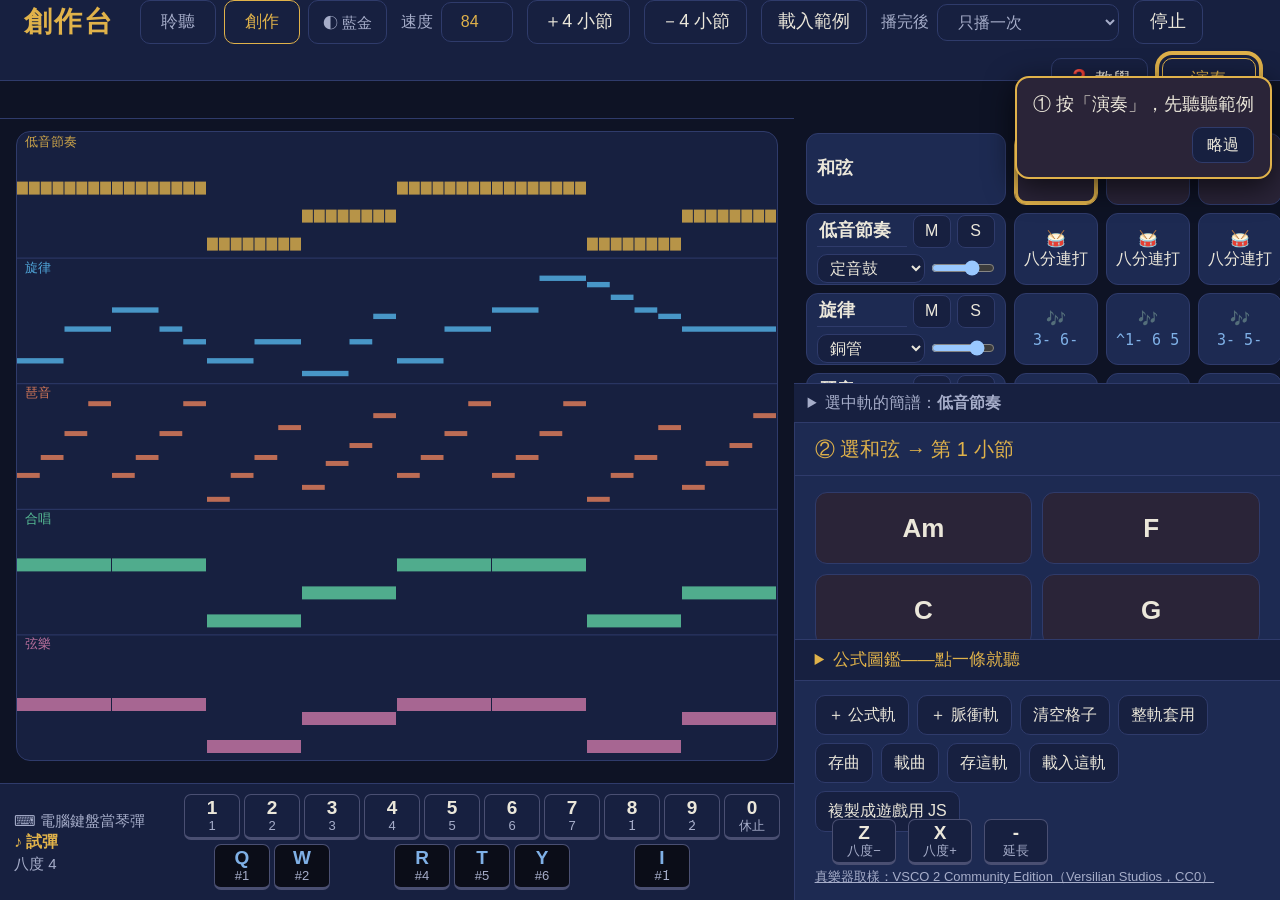
<file: formula.html>
<!DOCTYPE html>
<html lang="zh-Hant">
<head>
<meta charset="utf-8">
<meta name="viewport" content="width=device-width, initial-scale=1">
<title>公式作曲台 · Royal Musician</title>
<!-- 階段 3（2026-11-02）：公式作曲台已併進「做」頁（composer.html）。這個檔只留給舊連結跳轉。 -->
<meta http-equiv="refresh" content="0; url=composer.html">
<script>location.replace('composer.html');</script>
<style id="touch-guard">
html,body{touch-action:manipulation}
body{-webkit-user-select:none;user-select:none;-webkit-touch-callout:none;-webkit-tap-highlight-color:transparent}
input,textarea,[contenteditable],pre,#saveCode,#edCode,.selectable,.selectable *{-webkit-user-select:text;user-select:text}
</style>
<script>document.addEventListener('gesturestart',function(e){e.preventDefault()})</script>
</head>
<body style="background:#0e1325;color:#ebe7da;font:18px sans-serif;padding:24px">公式作曲台已併進 <a href="composer.html" style="color:#e0b24a">做</a>。</body>
</html>
</file>
<file: musician-theme.css>
/* musician-theme.css —— 三頁共用的色票與外殼樣式（改版提案階段 1，2026-11-02）
   色票只寫在這裡一份：金固定，換底色（Master 的黑金／藍金／綠金；藍金是預設）。
   舊頁面沿用的變數名（--panel、--gold、--blue…）全部保留，所以頁面本身的 CSS 不用改。
   切換由 musician-shell.js 設 <html data-p="black|green">，記在 localStorage。 */
:root{
  --bg:#0e1325; --panel:#172040; --panel2:#1d2a52; --line:#2f3b6b;
  --text:#ebe7da; --muted:#a6adc9;
  --gold:#e0b24a; --blue:#7fb0e6; --bad:#e08a8a;
  --sel:color-mix(in srgb,var(--gold) 12%,var(--panel));   /* 選中／播放中的卡片底色 */
  /* 軌道固定六色（Okabe-Ito 色盲安全色調亮；三套底色上對比都 ≥ 5.2） */
  --lane1:#e0b24a; --lane2:#56b4e9; --lane3:#e6805a; --lane4:#5fd0a0; --lane5:#cc79a7; --lane6:#b8b0f0;
  color-scheme:dark;
}
:root[data-p="black"]{ --bg:#0d0d10; --panel:#17171c; --panel2:#202027; --line:#34333a; --text:#efe9dc; --muted:#a8a49a; --blue:#c9c3b2; }
:root[data-p="green"]{ --bg:#0b1712; --panel:#13261d; --panel2:#1a3427; --line:#2a4a3a; --text:#ece8d6; --muted:#9fb5a6; --blue:#7fcfa0; }

*{box-sizing:border-box; margin:0; padding:0;}
body{background:var(--bg); color:var(--text); font-family:"Noto Sans TC","Microsoft JhengHei",sans-serif;}
button,select,input{font:inherit; color:inherit;}
* {scrollbar-width:thin; scrollbar-color:var(--line) transparent;}

/* 共用標題列：標題＋聽／做＋色票鍵（三頁一樣，位置不動） */
.mtop{display:flex; align-items:center; gap:18px; flex-wrap:wrap;}
.mtop h1{font-size:28px; letter-spacing:2px; color:var(--gold); font-weight:700;}
.mnav{display:flex; align-items:center; gap:8px; margin-left:auto; flex-wrap:wrap;}
.mnav a,.mnav button{background:var(--panel); border:1px solid var(--line); color:var(--muted); border-radius:10px;
  padding:0 20px; min-height:44px; display:inline-flex; align-items:center; text-decoration:none; font-size:17px; cursor:pointer;}
.mnav a:hover,.mnav button:hover{border-color:var(--blue);}
.mnav a.on{border-color:var(--gold); color:var(--gold);}
.mnav .msub{display:inline-flex; gap:6px; padding-left:10px; margin-left:2px; border-left:1px solid var(--line);}
.mnav .msub a{min-height:44px; padding:0 14px; font-size:15px; border-radius:999px;}
.mnav #mpal{padding:0 14px; font-size:15px;}
@media (max-width:640px){ .mtop{gap:8px;} .mtop h1{font-size:17px; letter-spacing:1px;} .mnav{gap:6px;} .mnav a,.mnav button{padding:0 12px; font-size:15px;} .mnav .msub{padding-left:6px;} .mnav .msub a{padding:0 10px;} .mnav #mpal{padding:0 10px; font-size:0;} .mnav #mpal::before{content:'◐'; font-size:17px;} }
</file>
